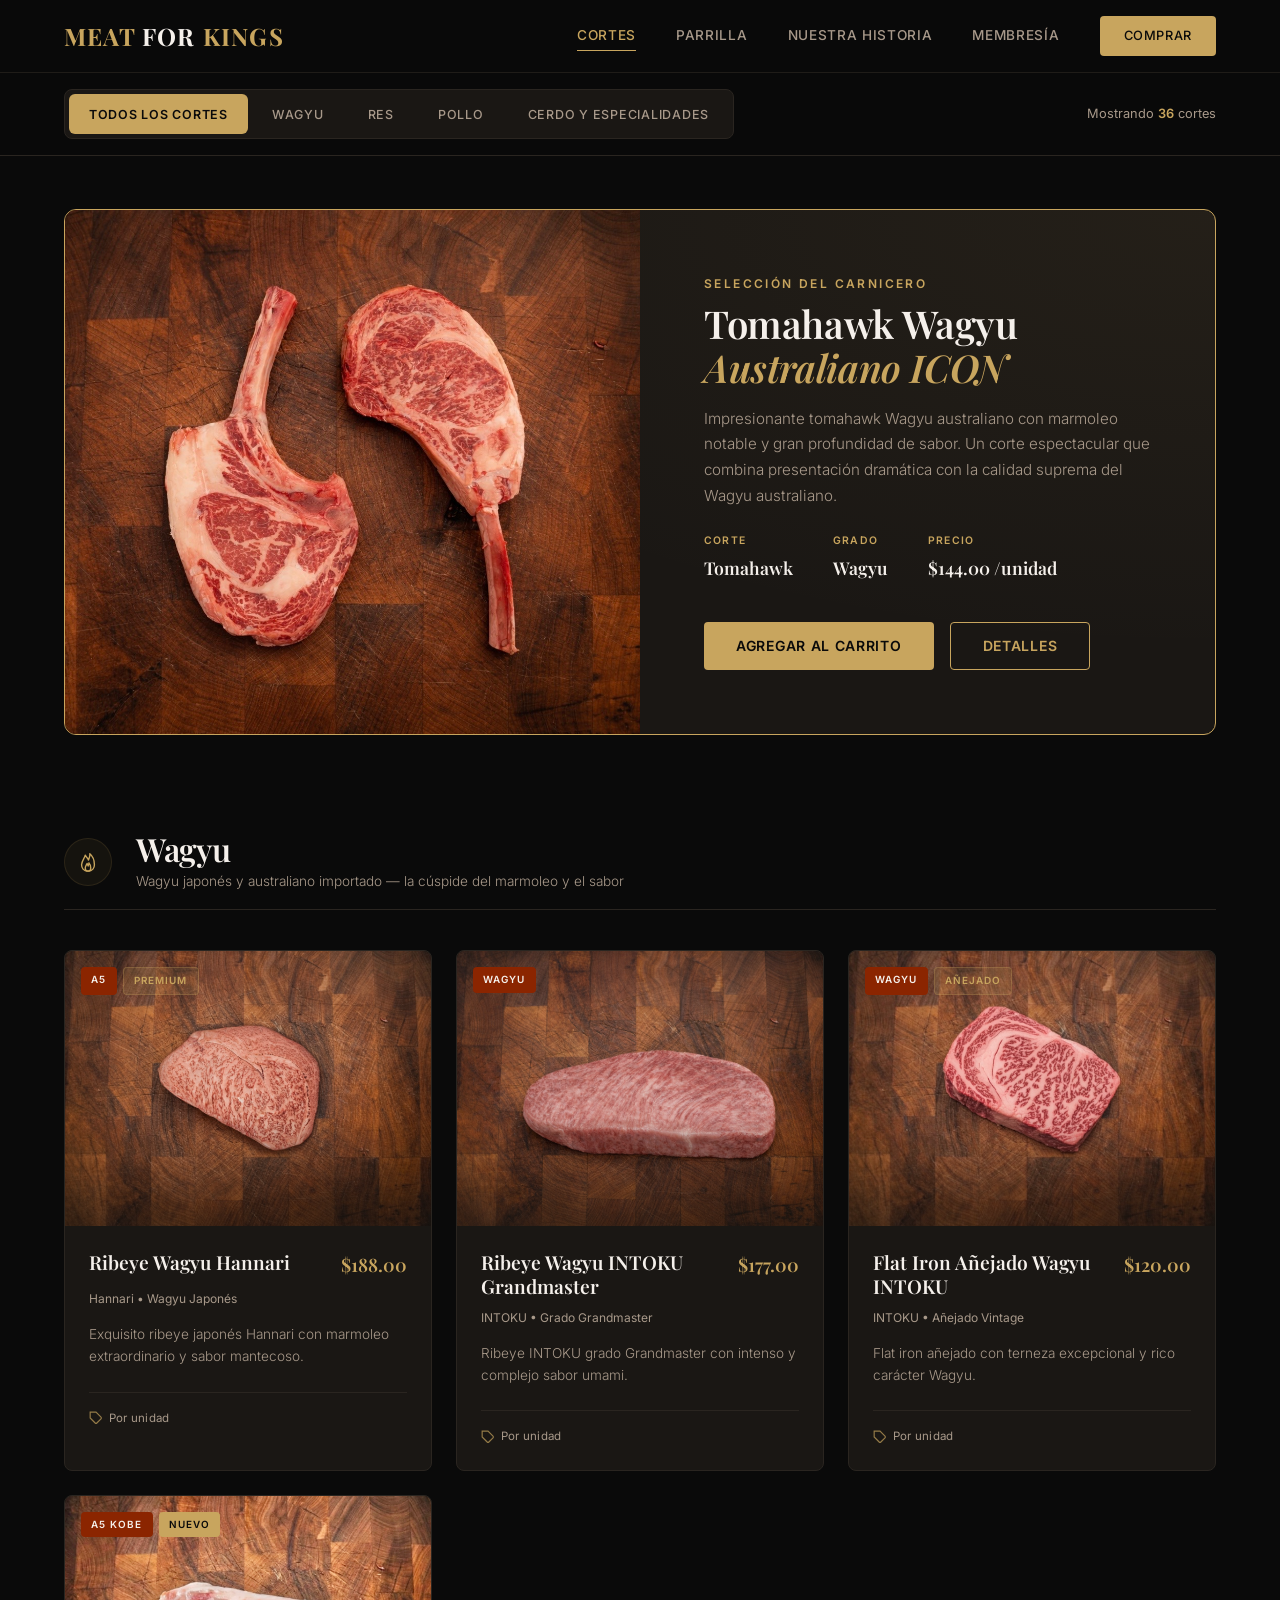
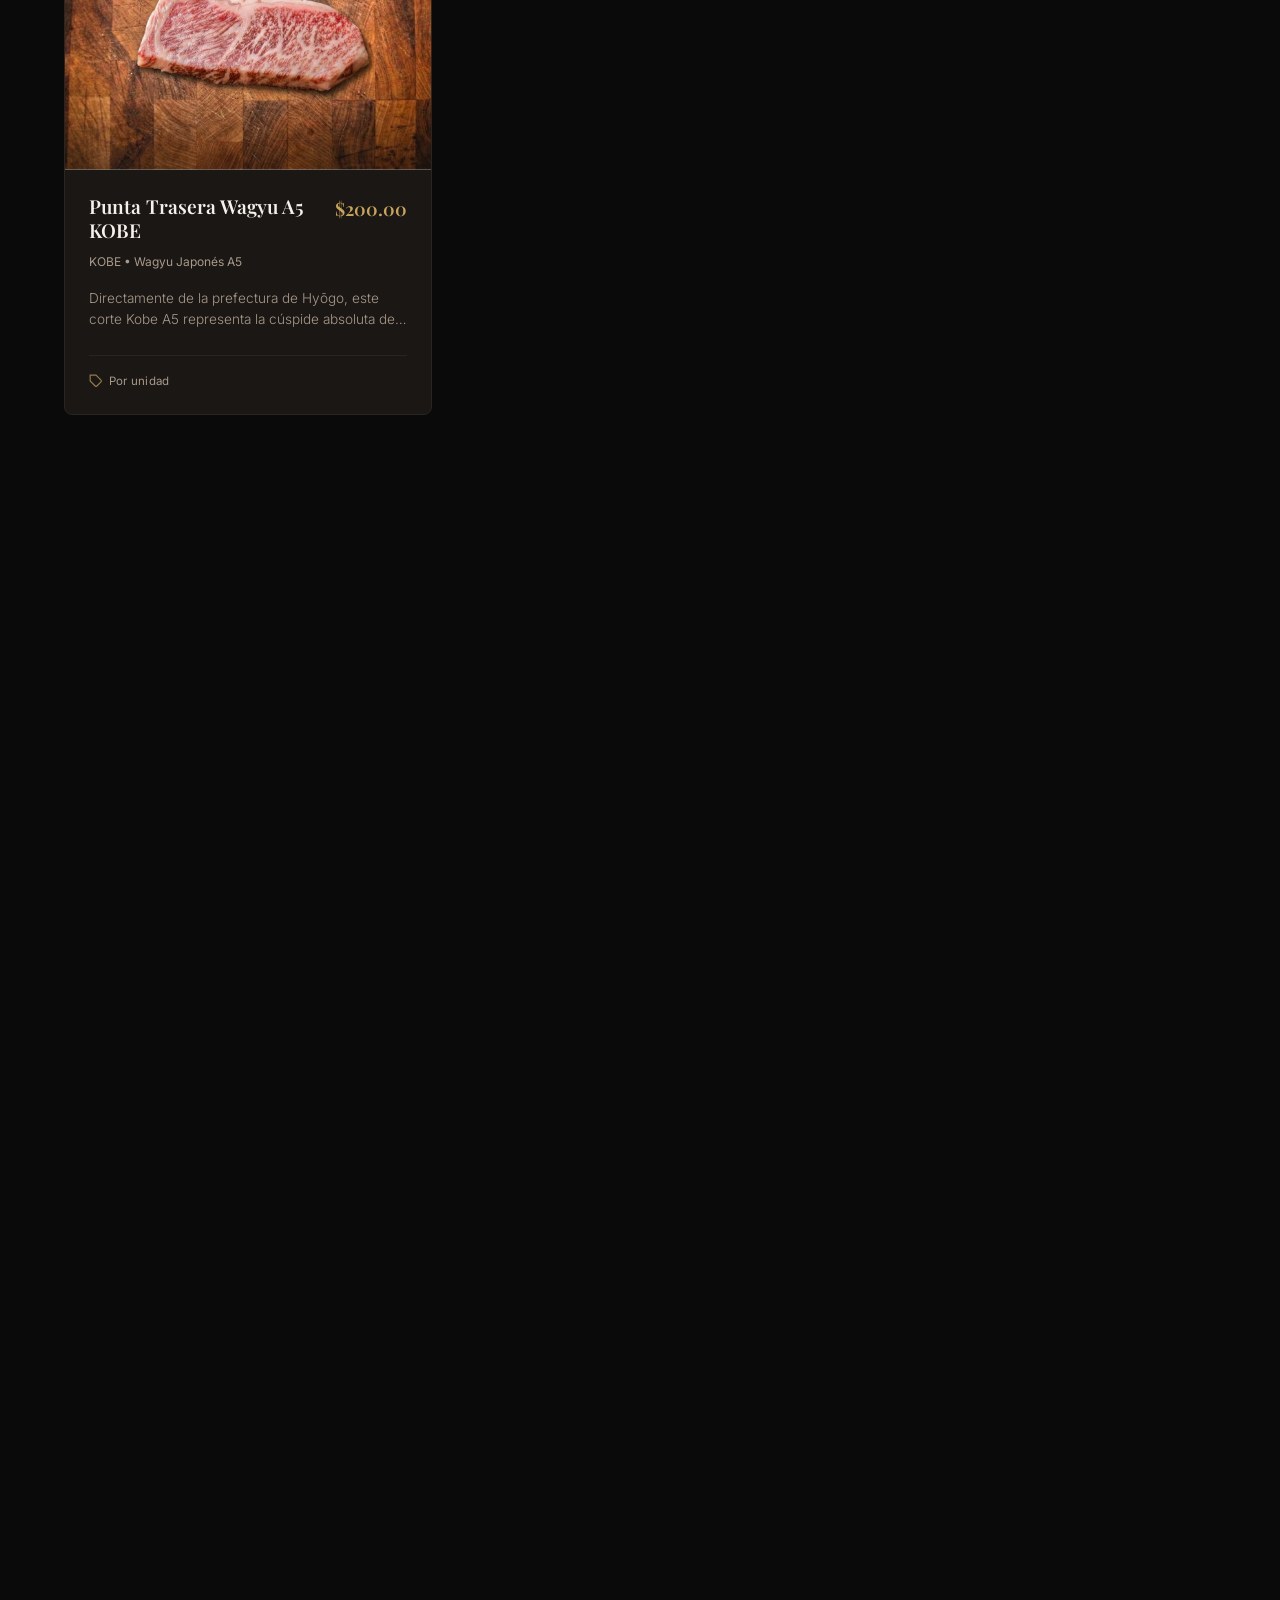
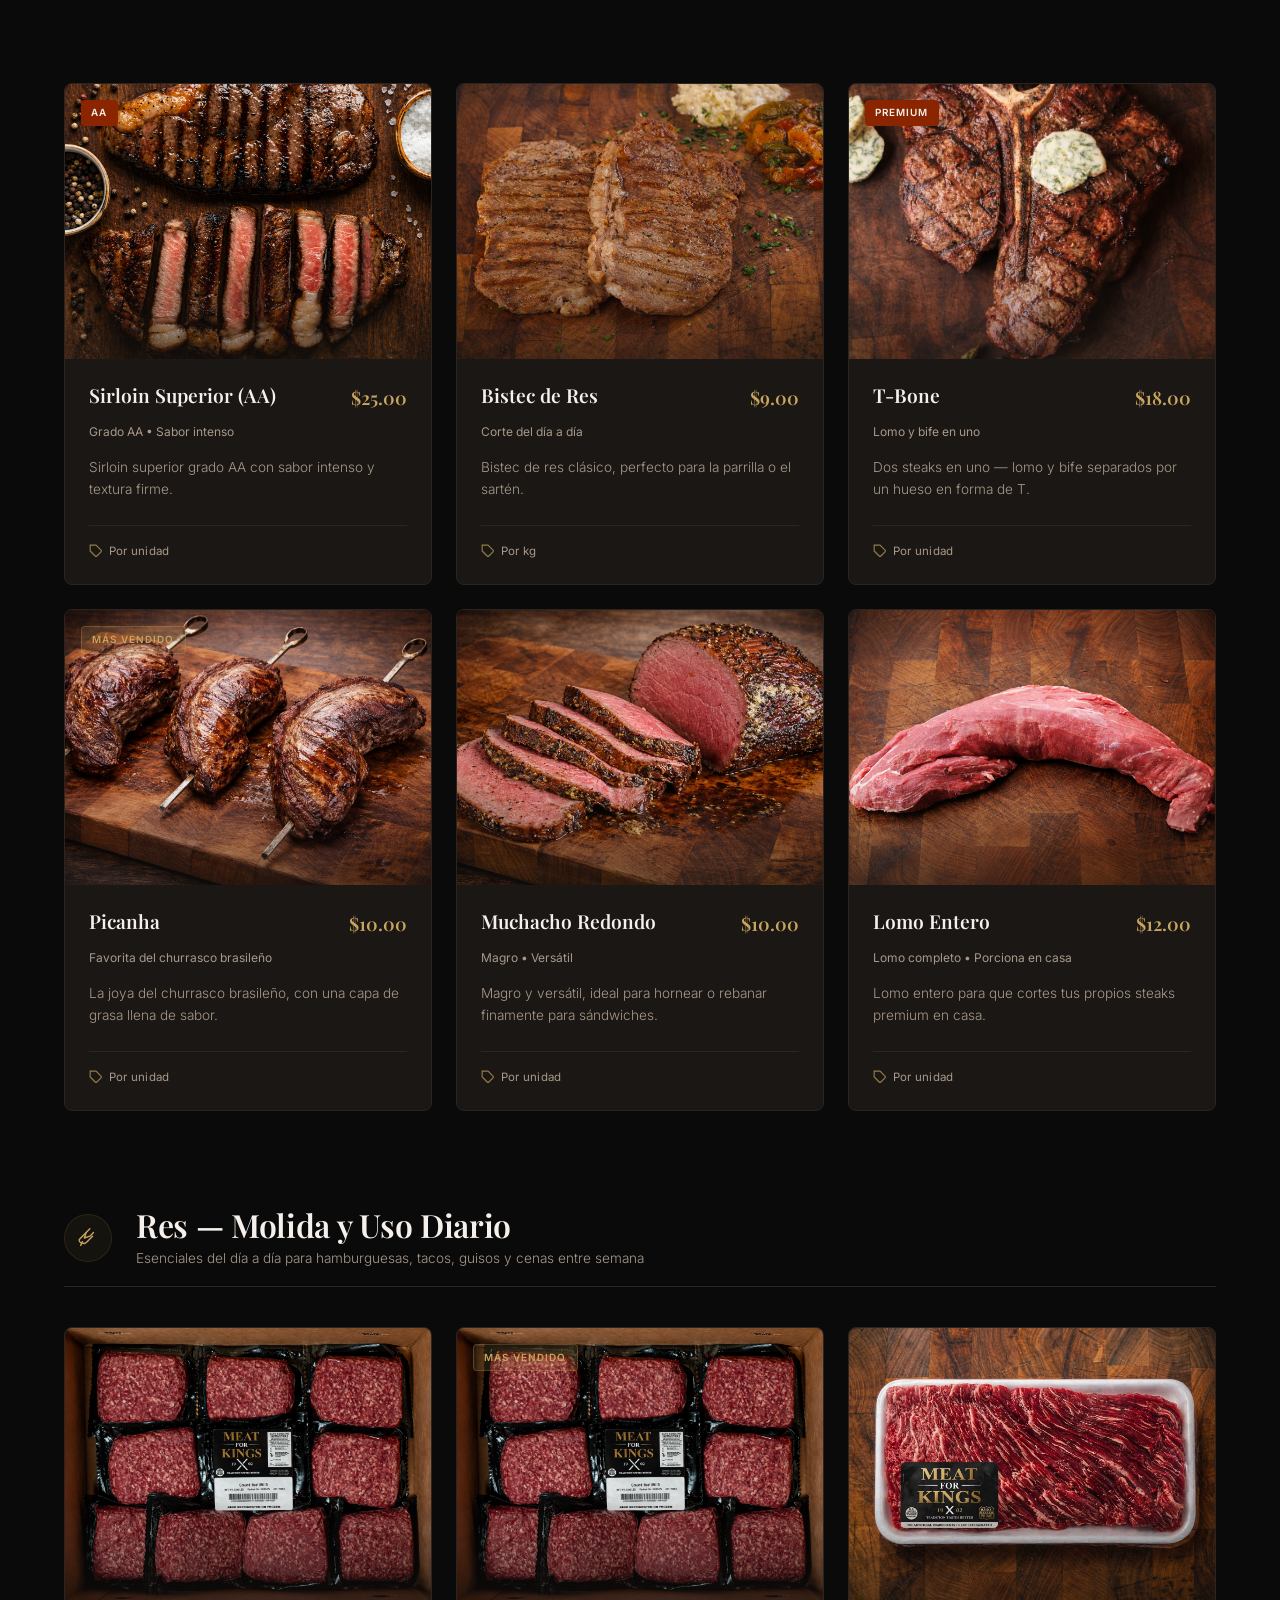
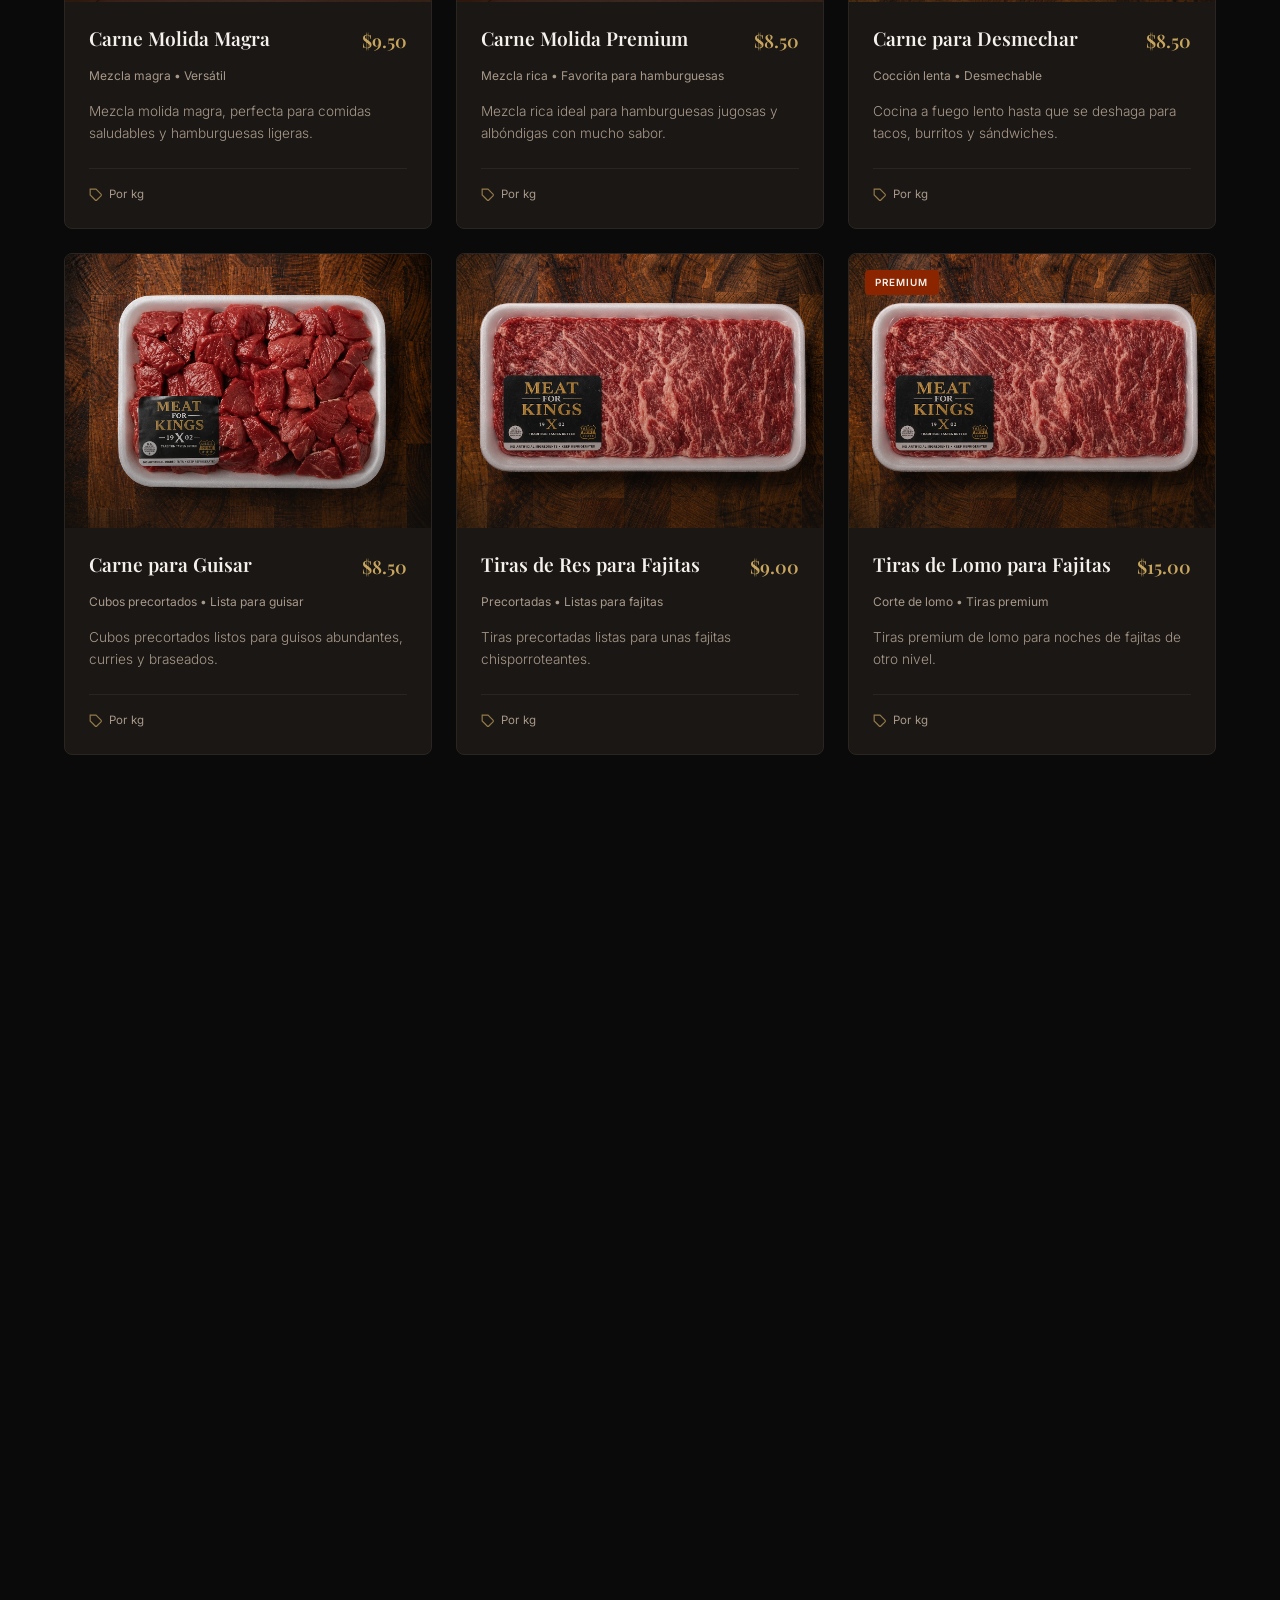
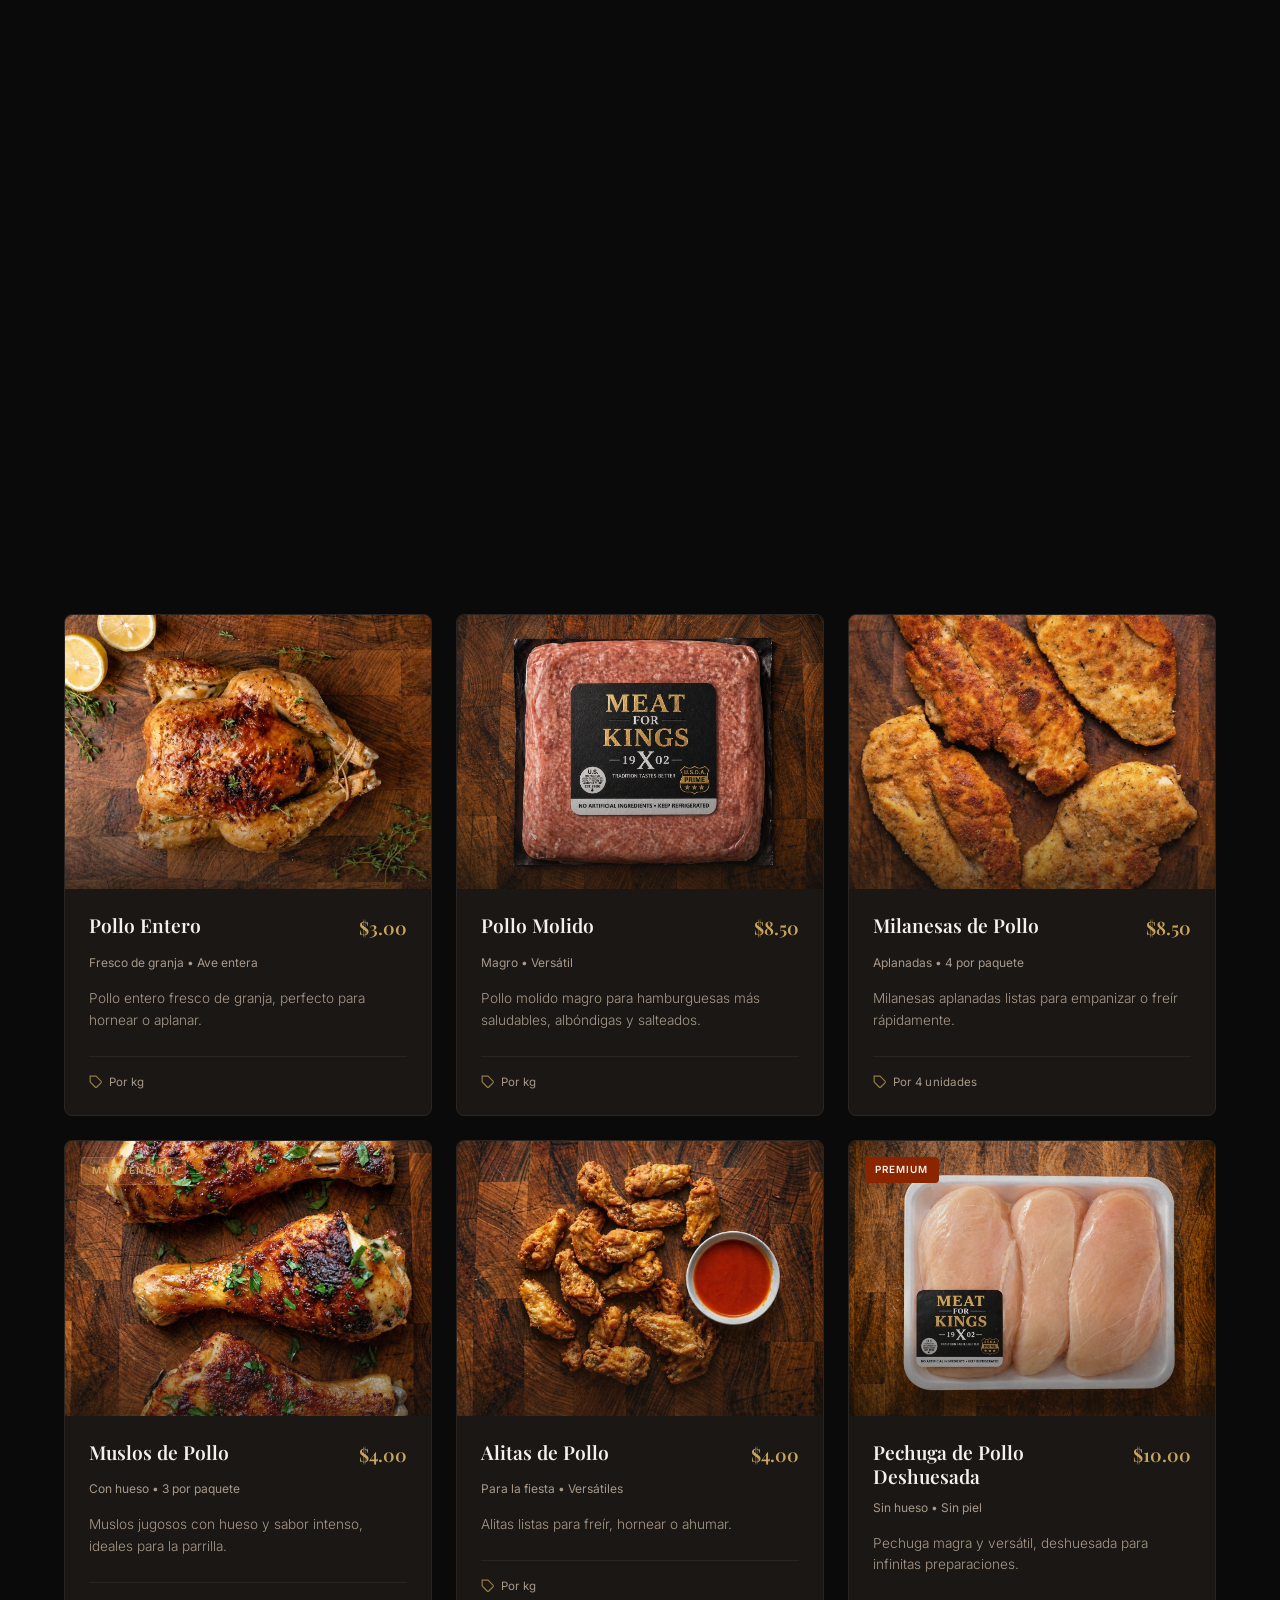
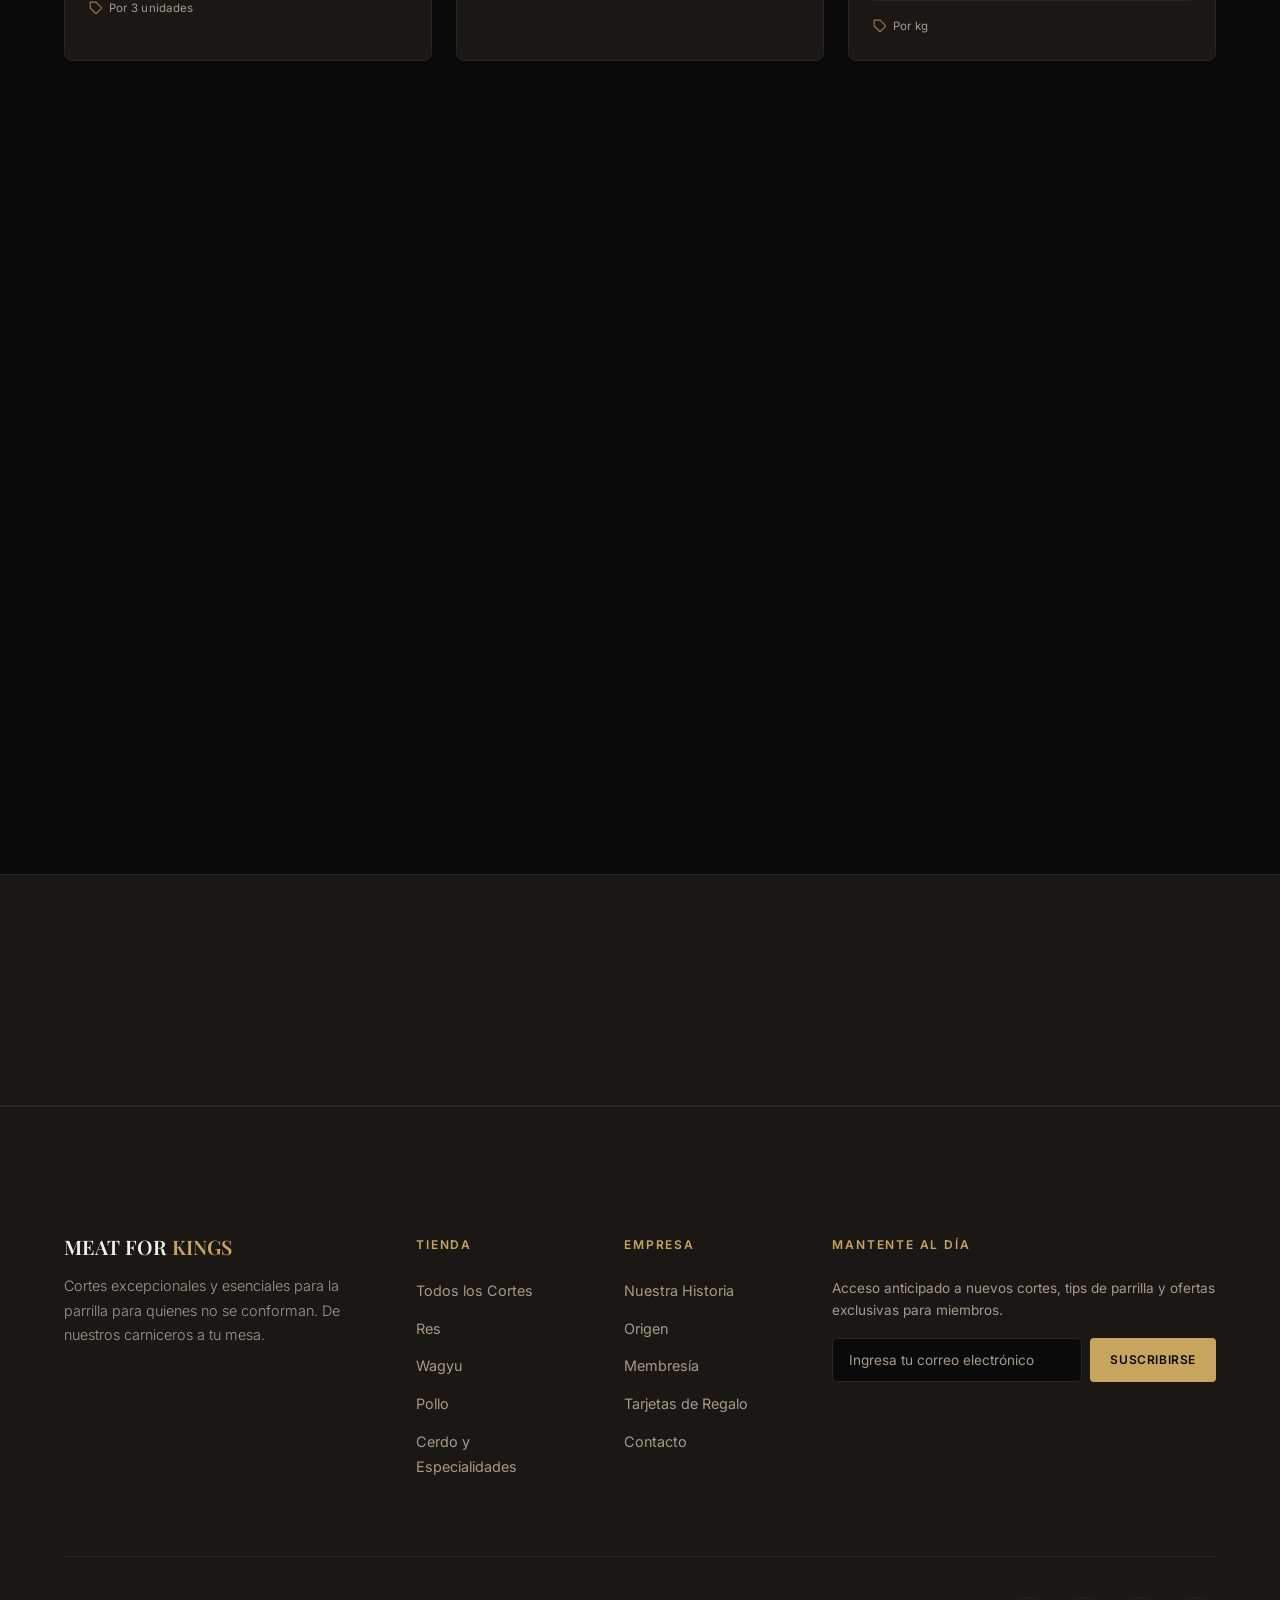
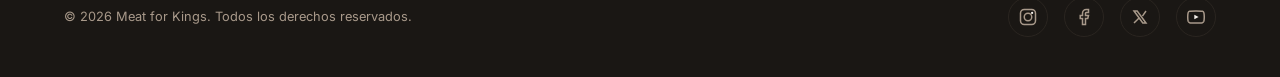
<file: templates/cuts_menu-es.html>
<!DOCTYPE html>
<html lang="es-419">
<head>
  <meta charset="UTF-8">
  <meta name="viewport" content="width=device-width, initial-scale=1.0">
  <title>Meat for Kings — Nuestros Cortes</title>
  <meta name="description" content="Explora nuestra colección completa de cortes USDA Prime, Heritage y Wagyu A5. Seleccionados a mano por nuestros maestros carniceros.">
  <link rel="preconnect" href="https://fonts.googleapis.com">
  <link rel="preconnect" href="https://fonts.gstatic.com" crossorigin>
  <link href="https://fonts.googleapis.com/css2?family=Inter:wght@300;400;500;600&family=Playfair+Display:ital,wght@0,400;0,500;0,600;0,700;1,400;1,500&display=swap" rel="stylesheet">
  <style>
    /* =========================================
       DESIGN TOKENS
       ========================================= */
    :root {
      --bg-primary: #0a0a0a;
      --bg-surface: #1a1714;
      --bg-surface-hover: #221f1a;
      --bg-elevated: #252118;
      --text-primary: #f5f0eb;
      --text-secondary: #a8998a;
      --accent-gold: #c8a55e;
      --accent-gold-hover: #dbb974;
      --accent-ember: #8b2500;
      --accent-ember-soft: rgba(139, 37, 0, 0.15);
      --border-color: #2a2520;
      --border-subtle: #1f1c18;

      --font-heading: 'Playfair Display', Georgia, 'Times New Roman', serif;
      --font-body: 'Inter', -apple-system, BlinkMacSystemFont, 'Segoe UI', sans-serif;

      --space-xs: 0.5rem;
      --space-sm: 1rem;
      --space-md: 1.5rem;
      --space-lg: 2.5rem;
      --space-xl: 4rem;
      --space-2xl: 6rem;
      --space-3xl: 8rem;

      --max-width: 1200px;
      --radius-sm: 4px;
      --radius-md: 8px;
      --radius-lg: 12px;

      --transition-fast: 0.2s ease;
      --transition-base: 0.3s ease;
      --transition-slow: 0.6s ease;
    }

    /* =========================================
       RESET & BASE
       ========================================= */
    *, *::before, *::after {
      margin: 0;
      padding: 0;
      box-sizing: border-box;
    }

    html {
      scroll-behavior: smooth;
      -webkit-text-size-adjust: 100%;
    }

    body {
      font-family: var(--font-body);
      background-color: var(--bg-primary);
      color: var(--text-primary);
      line-height: 1.6;
      overflow-x: hidden;
      -webkit-font-smoothing: antialiased;
      -moz-osx-font-smoothing: grayscale;
    }

    img {
      max-width: 100%;
      height: auto;
      display: block;
    }

    a {
      color: inherit;
      text-decoration: none;
    }

    button {
      font-family: inherit;
      cursor: pointer;
      border: none;
      background: none;
    }

    ul, ol {
      list-style: none;
    }

    /* =========================================
       UTILITY
       ========================================= */
    .container {
      width: 100%;
      max-width: var(--max-width);
      margin: 0 auto;
      padding: 0 var(--space-md);
    }

    .sr-only {
      position: absolute;
      width: 1px;
      height: 1px;
      padding: 0;
      margin: -1px;
      overflow: hidden;
      clip: rect(0, 0, 0, 0);
      white-space: nowrap;
      border: 0;
    }

    .reveal {
      opacity: 0;
      transform: translateY(30px);
      transition: opacity 0.7s ease, transform 0.7s ease;
    }

    .reveal.visible {
      opacity: 1;
      transform: translateY(0);
    }

    .reveal-delay-1 { transition-delay: 0.1s; }
    .reveal-delay-2 { transition-delay: 0.2s; }
    .reveal-delay-3 { transition-delay: 0.3s; }
    .reveal-delay-4 { transition-delay: 0.4s; }

    /* =========================================
       TYPOGRAPHY
       ========================================= */
    h1, h2, h3, h4 {
      font-family: var(--font-heading);
      font-weight: 600;
      line-height: 1.15;
    }

    h1 {
      font-size: clamp(2.5rem, 5vw, 4.5rem);
      letter-spacing: -0.02em;
    }

    h2 {
      font-size: clamp(2rem, 3.5vw, 3rem);
      letter-spacing: -0.01em;
    }

    h3 {
      font-size: clamp(1.25rem, 2vw, 1.5rem);
    }

    .section-label {
      font-family: var(--font-body);
      font-size: 0.75rem;
      font-weight: 600;
      letter-spacing: 0.2em;
      text-transform: uppercase;
      color: var(--accent-gold);
      margin-bottom: var(--space-sm);
    }

    /* =========================================
       BUTTONS
       ========================================= */
    .btn {
      display: inline-flex;
      align-items: center;
      justify-content: center;
      gap: 0.5rem;
      padding: 0.875rem 2rem;
      font-family: var(--font-body);
      font-size: 0.875rem;
      font-weight: 600;
      letter-spacing: 0.05em;
      text-transform: uppercase;
      border-radius: var(--radius-sm);
      transition: all var(--transition-base);
      min-height: 48px;
    }

    .btn-primary {
      background: var(--accent-gold);
      color: var(--bg-primary);
    }

    .btn-primary:hover {
      background: var(--accent-gold-hover);
      transform: translateY(-1px);
      box-shadow: 0 4px 20px rgba(200, 165, 94, 0.3);
    }

    .btn-primary:active {
      transform: translateY(0);
    }

    .btn-outline {
      background: transparent;
      color: var(--accent-gold);
      border: 1.5px solid var(--accent-gold);
    }

    .btn-outline:hover {
      background: rgba(200, 165, 94, 0.1);
      border-color: var(--accent-gold-hover);
      color: var(--accent-gold-hover);
      transform: translateY(-1px);
    }

    .btn-outline:active {
      transform: translateY(0);
    }

    /* =========================================
       NAVIGATION
       ========================================= */
    .nav {
      position: fixed;
      top: 0;
      left: 0;
      right: 0;
      z-index: 1000;
      padding: var(--space-md) 0;
      transition: all var(--transition-base);
      background: rgba(10, 10, 10, 0.95);
      backdrop-filter: blur(12px);
      -webkit-backdrop-filter: blur(12px);
      border-bottom: 1px solid var(--border-subtle);
    }

    .nav.scrolled {
      padding: var(--space-sm) 0;
    }

    .nav-inner {
      display: flex;
      align-items: center;
      justify-content: space-between;
    }

    .nav-logo {
      font-family: var(--font-heading);
      font-size: 1.5rem;
      font-weight: 700;
      color: var(--accent-gold);
      letter-spacing: 0.05em;
    }

    .nav-logo .logo-for {
      color: var(--text-primary);
    }

    .nav-links {
      display: flex;
      align-items: center;
      gap: var(--space-lg);
    }

    .nav-links a {
      font-size: 0.85rem;
      font-weight: 500;
      letter-spacing: 0.05em;
      text-transform: uppercase;
      color: var(--text-secondary);
      transition: color var(--transition-fast);
      position: relative;
    }

    .nav-links a.active {
      color: var(--accent-gold);
    }

    .nav-links a::after {
      content: '';
      position: absolute;
      bottom: -4px;
      left: 0;
      width: 0;
      height: 1px;
      background: var(--accent-gold);
      transition: width var(--transition-base);
    }

    .nav-links a.active::after {
      width: 100%;
    }

    .nav-links a:hover {
      color: var(--text-primary);
    }

    .nav-links a:hover::after {
      width: 100%;
    }

    .nav-links a.nav-cta {
      padding: 0.625rem 1.5rem;
      font-size: 0.8rem;
      min-height: 40px;
      background: var(--accent-gold);
      color: var(--bg-primary);
    }

    .nav-toggle {
      display: none;
      flex-direction: column;
      gap: 5px;
      width: 28px;
      padding: 4px 0;
    }

    .nav-toggle span {
      display: block;
      width: 100%;
      height: 2px;
      background: var(--text-primary);
      border-radius: 2px;
      transition: all var(--transition-base);
    }

    .nav-toggle.active span:nth-child(1) {
      transform: rotate(45deg) translate(5px, 5px);
    }

    .nav-toggle.active span:nth-child(2) {
      opacity: 0;
    }

    .nav-toggle.active span:nth-child(3) {
      transform: rotate(-45deg) translate(5px, -5px);
    }

    @media (max-width: 768px) {
      .nav-toggle {
        display: flex;
      }

      .nav-links {
        position: fixed;
        top: 0;
        right: -100%;
        width: 280px;
        height: 100vh;
        flex-direction: column;
        justify-content: center;
        gap: var(--space-lg);
        background: var(--bg-surface);
        transition: right var(--transition-base);
        border-left: 1px solid var(--border-color);
      }

      .nav-links.open {
        right: 0;
      }

      .nav-links a {
        font-size: 1rem;
      }
    }

    .gold-line {
      width: 60px;
      height: 2px;
      background: var(--accent-gold);
      margin: var(--space-sm) auto;
    }

    /* =========================================
       FILTER BAR
       ========================================= */
    .filter-bar {
      position: fixed;
      top: 0;
      left: 0;
      right: 0;
      z-index: 100;
      background: rgba(10, 10, 10, 0.95);
      backdrop-filter: blur(16px);
      -webkit-backdrop-filter: blur(16px);
      border-bottom: 1px solid var(--border-color);
      padding: 89px 0 var(--space-sm);
    }

    .filter-inner {
      display: flex;
      align-items: center;
      justify-content: space-between;
      gap: var(--space-md);
    }

    .filter-tabs {
      display: flex;
      gap: 0.25rem;
      overflow-x: auto;
      scrollbar-width: none;
      -ms-overflow-style: none;
      padding: 4px;
      background: var(--bg-surface);
      border-radius: var(--radius-md);
      border: 1px solid var(--border-color);
    }

    .filter-tabs::-webkit-scrollbar {
      display: none;
    }

    .filter-tab {
      padding: 0.625rem 1.25rem;
      font-size: 0.78rem;
      font-weight: 500;
      letter-spacing: 0.06em;
      text-transform: uppercase;
      color: var(--text-secondary);
      border-radius: calc(var(--radius-md) - 2px);
      transition: all var(--transition-fast);
      white-space: nowrap;
      min-height: 40px;
    }

    .filter-tab:hover {
      color: var(--text-primary);
      background: var(--bg-surface-hover);
    }

    .filter-tab.active {
      color: var(--bg-primary);
      background: var(--accent-gold);
      font-weight: 600;
    }

    .filter-count {
      font-size: 0.8rem;
      color: var(--text-secondary);
      white-space: nowrap;
    }

    .filter-count strong {
      color: var(--accent-gold);
      font-weight: 600;
    }

    @media (max-width: 768px) {
      .filter-inner {
        flex-direction: column;
        align-items: stretch;
      }

      .filter-count {
        text-align: center;
      }
    }

    /* =========================================
       MENU SECTION
       ========================================= */
    .menu-section {
      padding: var(--space-xl) 0 var(--space-2xl);
      margin-top: 145px;
    }

    /* Category header */
    .category-group {
      margin-bottom: var(--space-2xl);
    }

    .category-group:last-child {
      margin-bottom: 0;
    }

    .category-header {
      display: flex;
      align-items: center;
      gap: var(--space-md);
      margin-bottom: var(--space-lg);
      padding-bottom: var(--space-sm);
      border-bottom: 1px solid var(--border-color);
    }

    .category-icon {
      width: 48px;
      height: 48px;
      display: flex;
      align-items: center;
      justify-content: center;
      border-radius: 50%;
      background: rgba(200, 165, 94, 0.06);
      border: 1px solid rgba(200, 165, 94, 0.12);
      flex-shrink: 0;
    }

    .category-icon svg {
      width: 22px;
      height: 22px;
      stroke: var(--accent-gold);
      fill: none;
      stroke-width: 1.5;
      stroke-linecap: round;
      stroke-linejoin: round;
    }

    .category-info h2 {
      font-size: clamp(1.5rem, 2.5vw, 2rem);
      margin-bottom: 0.25rem;
    }

    .category-info p {
      color: var(--text-secondary);
      font-size: 0.85rem;
      font-weight: 300;
    }

    /* =========================================
       PRODUCT CARDS
       ========================================= */
    .cuts-grid {
      display: grid;
      grid-template-columns: repeat(3, 1fr);
      gap: var(--space-md);
    }

    .cut-card {
      position: relative;
      background: var(--bg-surface);
      border: 1px solid var(--border-color);
      border-radius: var(--radius-md);
      overflow: hidden;
      transition: all var(--transition-base);
    }

    .cut-card:hover {
      border-color: rgba(200, 165, 94, 0.4);
      transform: translateY(-4px);
      box-shadow: 0 16px 48px rgba(0, 0, 0, 0.35), 0 0 0 1px rgba(200, 165, 94, 0.08);
    }

    /* Image area */
    .cut-card-visual {
      position: relative;
      aspect-ratio: 4 / 3;
      overflow: hidden;
      background: #111;
    }

    .cut-card-visual img {
      width: 100%;
      height: 100%;
      object-fit: cover;
      transition: transform var(--transition-slow);
    }

    .cut-card:hover .cut-card-visual img {
      transform: scale(1.06);
    }

    .cut-card-visual::after {
      content: '';
      position: absolute;
      inset: 0;
      background: linear-gradient(
        to top,
        rgba(26, 23, 20, 0.5) 0%,
        transparent 40%
      );
      pointer-events: none;
    }

    /* Badges */
    .cut-badge {
      position: absolute;
      top: var(--space-sm);
      left: var(--space-sm);
      z-index: 2;
      display: flex;
      gap: 0.375rem;
    }

    .badge {
      padding: 0.3rem 0.65rem;
      font-size: 0.62rem;
      font-weight: 600;
      letter-spacing: 0.1em;
      text-transform: uppercase;
      border-radius: var(--radius-sm);
    }

    .badge-grade {
      background: var(--accent-ember);
      color: var(--text-primary);
    }

    .badge-new {
      background: var(--accent-gold);
      color: var(--bg-primary);
    }

    .badge-limited {
      background: rgba(200, 165, 94, 0.15);
      color: var(--accent-gold);
      border: 1px solid rgba(200, 165, 94, 0.25);
    }

    /* Quick add button on image */
    .cut-quick-add {
      position: absolute;
      bottom: var(--space-sm);
      right: var(--space-sm);
      z-index: 2;
      width: 44px;
      height: 44px;
      display: flex;
      align-items: center;
      justify-content: center;
      background: var(--accent-gold);
      border-radius: 50%;
      opacity: 0;
      transform: scale(0.8) translateY(4px);
      transition: all var(--transition-base);
    }

    .cut-quick-add svg {
      width: 20px;
      height: 20px;
      stroke: var(--bg-primary);
      fill: none;
      stroke-width: 2.5;
    }

    .cut-card:hover .cut-quick-add {
      opacity: 1;
      transform: scale(1) translateY(0);
    }

    .cut-quick-add:hover {
      background: var(--accent-gold-hover);
      transform: scale(1.08) translateY(0);
    }

    /* Card body */
    .cut-card-body {
      padding: var(--space-md);
    }

    .cut-card-top {
      display: flex;
      align-items: flex-start;
      justify-content: space-between;
      gap: var(--space-sm);
      margin-bottom: 0.625rem;
    }

    .cut-card-name {
      font-family: var(--font-heading);
      font-size: 1.2rem;
      font-weight: 600;
      line-height: 1.25;
    }

    .cut-card-price {
      font-family: var(--font-heading);
      font-size: 1.15rem;
      color: var(--accent-gold);
      font-weight: 600;
      white-space: nowrap;
      flex-shrink: 0;
    }

    .cut-card-origin {
      font-size: 0.75rem;
      color: var(--text-secondary);
      font-weight: 400;
      margin-bottom: var(--space-sm);
    }

    .cut-card-desc {
      font-size: 0.85rem;
      color: var(--text-secondary);
      line-height: 1.6;
      font-weight: 300;
      margin-bottom: var(--space-md);
      display: -webkit-box;
      -webkit-line-clamp: 2;
      -webkit-box-orient: vertical;
      overflow: hidden;
    }

    /* Meta row (weight, serving, cook) */
    .cut-card-meta {
      display: flex;
      gap: var(--space-sm);
      flex-wrap: wrap;
      padding-top: var(--space-sm);
      border-top: 1px solid var(--border-color);
    }

    .meta-item {
      display: flex;
      align-items: center;
      gap: 0.375rem;
      font-size: 0.72rem;
      color: var(--text-secondary);
      letter-spacing: 0.02em;
    }

    .meta-item svg {
      width: 14px;
      height: 14px;
      stroke: var(--accent-gold);
      fill: none;
      stroke-width: 2;
      flex-shrink: 0;
      opacity: 0.7;
    }

    @media (max-width: 1024px) {
      .cuts-grid {
        grid-template-columns: repeat(2, 1fr);
      }
    }

    @media (max-width: 580px) {
      .cuts-grid {
        grid-template-columns: 1fr;
      }
    }

    /* =========================================
       FEATURED / BUTCHER'S CHOICE BANNER
       ========================================= */
    .butcher-choice {
      margin-bottom: var(--space-2xl);
    }

    .butcher-card {
      display: grid;
      grid-template-columns: 1fr 1fr;
      border-radius: var(--radius-lg);
      overflow: hidden;
      border: 1px solid var(--accent-gold);
      background: var(--bg-surface);
      position: relative;
    }

    .butcher-card::before {
      content: '';
      position: absolute;
      inset: 0;
      background: radial-gradient(ellipse at top right, rgba(200, 165, 94, 0.06) 0%, transparent 60%);
      pointer-events: none;
      z-index: 1;
    }

    .butcher-card-img {
      position: relative;
      min-height: 400px;
      overflow: hidden;
    }

    .butcher-card-img img {
      width: 100%;
      height: 100%;
      object-fit: cover;
      position: absolute;
      inset: 0;
    }

    .butcher-card-content {
      position: relative;
      z-index: 2;
      padding: var(--space-xl);
      display: flex;
      flex-direction: column;
      justify-content: center;
    }

    .butcher-card-content .section-label {
      margin-bottom: var(--space-xs);
    }

    .butcher-card-content h2 {
      font-size: clamp(1.75rem, 3vw, 2.5rem);
      margin-bottom: var(--space-sm);
    }

    .butcher-card-content h2 em {
      color: var(--accent-gold);
      font-style: italic;
    }

    .butcher-card-content .desc {
      color: var(--text-secondary);
      font-size: 0.95rem;
      line-height: 1.7;
      font-weight: 300;
      margin-bottom: var(--space-md);
    }

    .butcher-card-details {
      display: flex;
      gap: var(--space-lg);
      margin-bottom: var(--space-lg);
    }

    .butcher-detail {
      display: flex;
      flex-direction: column;
    }

    .butcher-detail-label {
      font-size: 0.65rem;
      font-weight: 600;
      letter-spacing: 0.12em;
      text-transform: uppercase;
      color: var(--accent-gold);
      margin-bottom: 0.25rem;
    }

    .butcher-detail-value {
      font-family: var(--font-heading);
      font-size: 1.1rem;
      font-weight: 600;
    }

    .butcher-card-actions {
      display: flex;
      gap: var(--space-sm);
    }

    @media (max-width: 768px) {
      .butcher-card {
        grid-template-columns: 1fr;
      }

      .butcher-card-img {
        min-height: 280px;
      }

      .butcher-card-content {
        padding: var(--space-lg) var(--space-md);
      }

      .butcher-card-details {
        gap: var(--space-md);
      }
    }

    /* =========================================
       HOW IT WORKS STRIP
       ========================================= */
    .process-strip {
      background: var(--bg-surface);
      border-top: 1px solid var(--border-color);
      border-bottom: 1px solid var(--border-color);
      padding: var(--space-xl) 0;
    }

    .process-grid {
      display: grid;
      grid-template-columns: repeat(4, 1fr);
      gap: var(--space-lg);
    }

    .process-step {
      text-align: center;
      position: relative;
    }

    .process-step:not(:last-child)::after {
      content: '';
      position: absolute;
      right: -20px;
      top: 28px;
      width: 40px;
      height: 1px;
      background: linear-gradient(90deg, var(--accent-gold), transparent);
      opacity: 0.3;
    }

    .process-number {
      font-family: var(--font-heading);
      font-size: 2rem;
      font-weight: 700;
      color: var(--accent-gold);
      opacity: 0.25;
      margin-bottom: 0.5rem;
      line-height: 1;
    }

    .process-step h4 {
      font-size: 0.95rem;
      margin-bottom: 0.375rem;
    }

    .process-step p {
      font-size: 0.8rem;
      color: var(--text-secondary);
      font-weight: 300;
      line-height: 1.5;
    }

    @media (max-width: 768px) {
      .process-grid {
        grid-template-columns: repeat(2, 1fr);
        gap: var(--space-md);
      }

      .process-step:not(:last-child)::after {
        display: none;
      }
    }

    @media (max-width: 480px) {
      .process-grid {
        grid-template-columns: 1fr 1fr;
      }
    }

    /* =========================================
       FOOTER
       ========================================= */
    .footer {
      background: var(--bg-surface);
      border-top: 1px solid var(--border-color);
      padding: var(--space-3xl) 0 var(--space-lg);
    }

    .footer-grid {
      display: grid;
      grid-template-columns: 2fr 1fr 1fr 1.5fr;
      gap: var(--space-xl);
      margin-bottom: var(--space-xl);
    }

    .footer-brand h4 {
      font-size: 1.25rem;
      margin-bottom: var(--space-sm);
    }

    .footer-brand h4 span {
      color: var(--accent-gold);
    }

    .footer-brand p {
      color: var(--text-secondary);
      font-size: 0.9rem;
      line-height: 1.7;
      font-weight: 300;
      max-width: 300px;
    }

    .footer-col h5 {
      font-family: var(--font-body);
      font-size: 0.75rem;
      font-weight: 600;
      letter-spacing: 0.15em;
      text-transform: uppercase;
      color: var(--accent-gold);
      margin-bottom: var(--space-md);
    }

    .footer-col ul li {
      margin-bottom: 0.75rem;
    }

    .footer-col ul li a {
      color: var(--text-secondary);
      font-size: 0.9rem;
      transition: color var(--transition-fast);
    }

    .footer-col ul li a:hover {
      color: var(--text-primary);
    }

    .footer-newsletter p {
      color: var(--text-secondary);
      font-size: 0.85rem;
      margin-bottom: var(--space-sm);
      line-height: 1.6;
    }

    .newsletter-form {
      display: flex;
      gap: 0.5rem;
    }

    .newsletter-form input {
      flex: 1;
      padding: 0.75rem 1rem;
      background: var(--bg-primary);
      border: 1px solid var(--border-color);
      border-radius: var(--radius-sm);
      color: var(--text-primary);
      font-family: var(--font-body);
      font-size: 0.85rem;
      transition: border-color var(--transition-fast);
      min-height: 44px;
    }

    .newsletter-form input::placeholder {
      color: var(--text-secondary);
    }

    .newsletter-form input:focus {
      outline: none;
      border-color: var(--accent-gold);
    }

    .newsletter-form button {
      padding: 0.75rem 1.25rem;
      font-size: 0.75rem;
      white-space: nowrap;
      min-height: 44px;
    }

    .footer-bottom {
      display: flex;
      align-items: center;
      justify-content: space-between;
      padding-top: var(--space-lg);
      border-top: 1px solid var(--border-color);
      flex-wrap: wrap;
      gap: var(--space-sm);
    }

    .footer-copy {
      font-size: 0.8rem;
      color: var(--text-secondary);
    }

    .footer-socials {
      display: flex;
      gap: var(--space-sm);
    }

    .footer-socials a {
      display: flex;
      align-items: center;
      justify-content: center;
      width: 40px;
      height: 40px;
      border-radius: 50%;
      border: 1px solid var(--border-color);
      transition: all var(--transition-fast);
    }

    .footer-socials a:hover {
      border-color: var(--accent-gold);
      background: rgba(200, 165, 94, 0.1);
    }

    .footer-socials a svg {
      width: 18px;
      height: 18px;
      stroke: var(--text-secondary);
      fill: none;
      stroke-width: 2;
      transition: stroke var(--transition-fast);
    }

    .footer-socials a:hover svg {
      stroke: var(--accent-gold);
    }

    @media (max-width: 768px) {
      .footer-grid {
        grid-template-columns: 1fr 1fr;
        gap: var(--space-lg);
      }

      .footer-brand {
        grid-column: 1 / -1;
      }

      .footer-newsletter {
        grid-column: 1 / -1;
      }

      .newsletter-form {
        flex-direction: column;
      }

      .footer-bottom {
        flex-direction: column;
        text-align: center;
      }
    }
  </style>
</head>
<body>

  <!-- ============ NAVIGATION ============ -->
  <nav class="nav scrolled" role="navigation" aria-label="Navegación principal">
    <div class="container nav-inner">
      <a href="/" class="nav-logo" aria-label="Meat for Kings Inicio">MEAT <span class="logo-for">FOR</span> KINGS</a>
      <div class="nav-links" id="navLinks">
        <a href="/cortes" class="active">Cortes</a>
        <a href="/catalog">Parrilla</a>
        <a href="/#story">Nuestra Historia</a>
        <a href="/#membership">Membresía</a>
        <a href="/catalog" class="btn btn-primary nav-cta">Comprar</a>
      </div>
      <button class="nav-toggle" id="navToggle" aria-label="Abrir menú de navegación" aria-expanded="false">
        <span></span>
        <span></span>
        <span></span>
      </button>
    </div>
  </nav>

  <!-- ============ FILTER BAR ============ -->
  <div class="filter-bar" id="filterBar">
    <div class="container filter-inner">
      <div class="filter-tabs" role="tablist" aria-label="Filtrar por categoría">
        <button class="filter-tab active" role="tab" aria-selected="true" data-filter="all">Todos los Cortes</button>
        <button class="filter-tab" role="tab" aria-selected="false" data-filter="wagyu">Wagyu</button>
        <button class="filter-tab" role="tab" aria-selected="false" data-filter="beef">Res</button>
        <button class="filter-tab" role="tab" aria-selected="false" data-filter="chicken">Pollo</button>
        <button class="filter-tab" role="tab" aria-selected="false" data-filter="pork">Cerdo y Especialidades</button>
      </div>
      <div class="filter-count">
        Mostrando <strong id="visibleCount">46</strong> cortes
      </div>
    </div>
  </div>

  <!-- ============ BUTCHER'S CHOICE ============ -->
  <main class="menu-section">
    <div class="container">

      <div class="butcher-choice reveal" data-category="wagyu">
        <div class="butcher-card">
          <div class="butcher-card-img">
            <img src="/static/images/tomahawks_wagyu.jpg" alt="Tomahawk Wagyu Australiano ICON con marmoleo notable" loading="eager">
          </div>
          <div class="butcher-card-content">
            <p class="section-label">Selección del Carnicero</p>
            <h2>Tomahawk Wagyu <em>Australiano ICON</em></h2>
            <p class="desc">Impresionante tomahawk Wagyu australiano con marmoleo notable y gran profundidad de sabor. Un corte espectacular que combina presentación dramática con la calidad suprema del Wagyu australiano.</p>
            <div class="butcher-card-details">
              <div class="butcher-detail">
                <span class="butcher-detail-label">Corte</span>
                <span class="butcher-detail-value">Tomahawk</span>
              </div>
              <div class="butcher-detail">
                <span class="butcher-detail-label">Grado</span>
                <span class="butcher-detail-value">Wagyu</span>
              </div>
              <div class="butcher-detail">
                <span class="butcher-detail-label">Precio</span>
                <span class="butcher-detail-value">$144.00 /unidad</span>
              </div>
            </div>
            <div class="butcher-card-actions">
              <button class="btn btn-primary">Agregar al Carrito</button>
              <button class="btn btn-outline">Detalles</button>
            </div>
          </div>
        </div>
      </div>

      <!-- ============ WAGYU ============ -->
      <div class="category-group" data-category="wagyu">
        <div class="category-header reveal">
          <div class="category-icon">
            <svg viewBox="0 0 24 24"><path d="M12 22c-4.97 0-7-3.58-7-7 0-4 3.5-7.5 4-10.5 1 2.5 3 3 3.5 5.5C13 8 14.5 6 14 3c3 2.5 5 6.5 5 12 0 3.42-2.03 7-7 7z"/><path d="M12 22c-1.66 0-3-1.5-3-3.5 0-2 1.5-3.5 2-5 .33 1.17 1 1.67 1.17 2.83C12.33 15 13.17 14 13 13c1 1 2 2.67 2 5.5 0 2-1.34 3.5-3 3.5z"/></svg>
          </div>
          <div class="category-info">
            <h2>Wagyu</h2>
            <p>Wagyu japonés y australiano importado — la cúspide del marmoleo y el sabor</p>
          </div>
        </div>

        <div class="cuts-grid">
          <article class="cut-card reveal" data-category="wagyu">
            <div class="cut-card-visual">
              <img src="/static/images/wagyu_ribeye_steak.PNG" alt="Ribeye Wagyu Hannari" loading="lazy">
              <div class="cut-badge">
                <span class="badge badge-grade">A5</span>
                <span class="badge badge-limited">Premium</span>
              </div>
              <button class="cut-quick-add" aria-label="Agregar al carrito">
                <svg viewBox="0 0 24 24"><line x1="12" y1="5" x2="12" y2="19"/><line x1="5" y1="12" x2="19" y2="12"/></svg>
              </button>
            </div>
            <div class="cut-card-body">
              <div class="cut-card-top">
                <h3 class="cut-card-name">Ribeye Wagyu Hannari</h3>
                <span class="cut-card-price">$188.00</span>
              </div>
              <p class="cut-card-origin">Hannari &bull; Wagyu Japonés</p>
              <p class="cut-card-desc">Exquisito ribeye japonés Hannari con marmoleo extraordinario y sabor mantecoso.</p>
              <div class="cut-card-meta">
                <div class="meta-item">
                  <svg viewBox="0 0 24 24"><path d="M20.59 13.41l-7.17 7.17a2 2 0 0 1-2.83 0L2 12V2h10l8.59 8.59a2 2 0 0 1 0 2.82z"/><line x1="7" y1="7" x2="7.01" y2="7"/></svg>
                  <span>Por unidad</span>
                </div>
              </div>
            </div>
          </article>

          <article class="cut-card reveal reveal-delay-1" data-category="wagyu">
            <div class="cut-card-visual">
              <img src="/static/images/ribeye_wagyu_intoku.PNG" alt="Ribeye Wagyu INTOKU Grandmaster" loading="lazy">
              <div class="cut-badge">
                <span class="badge badge-grade">Wagyu</span>
              </div>
              <button class="cut-quick-add" aria-label="Agregar al carrito">
                <svg viewBox="0 0 24 24"><line x1="12" y1="5" x2="12" y2="19"/><line x1="5" y1="12" x2="19" y2="12"/></svg>
              </button>
            </div>
            <div class="cut-card-body">
              <div class="cut-card-top">
                <h3 class="cut-card-name">Ribeye Wagyu INTOKU Grandmaster</h3>
                <span class="cut-card-price">$177.00</span>
              </div>
              <p class="cut-card-origin">INTOKU &bull; Grado Grandmaster</p>
              <p class="cut-card-desc">Ribeye INTOKU grado Grandmaster con intenso y complejo sabor umami.</p>
              <div class="cut-card-meta">
                <div class="meta-item">
                  <svg viewBox="0 0 24 24"><path d="M20.59 13.41l-7.17 7.17a2 2 0 0 1-2.83 0L2 12V2h10l8.59 8.59a2 2 0 0 1 0 2.82z"/><line x1="7" y1="7" x2="7.01" y2="7"/></svg>
                  <span>Por unidad</span>
                </div>
              </div>
            </div>
          </article>

          <article class="cut-card reveal reveal-delay-2" data-category="wagyu">
            <div class="cut-card-visual">
              <img src="/static/images/Hannari_Wagyu_Chuck_Flap_A5.JPG" alt="Flat Iron Añejado Wagyu INTOKU" loading="lazy">
              <div class="cut-badge">
                <span class="badge badge-grade">Wagyu</span>
                <span class="badge badge-limited">Añejado</span>
              </div>
              <button class="cut-quick-add" aria-label="Agregar al carrito">
                <svg viewBox="0 0 24 24"><line x1="12" y1="5" x2="12" y2="19"/><line x1="5" y1="12" x2="19" y2="12"/></svg>
              </button>
            </div>
            <div class="cut-card-body">
              <div class="cut-card-top">
                <h3 class="cut-card-name">Flat Iron Añejado Wagyu INTOKU</h3>
                <span class="cut-card-price">$120.00</span>
              </div>
              <p class="cut-card-origin">INTOKU &bull; Añejado Vintage</p>
              <p class="cut-card-desc">Flat iron añejado con terneza excepcional y rico carácter Wagyu.</p>
              <div class="cut-card-meta">
                <div class="meta-item">
                  <svg viewBox="0 0 24 24"><path d="M20.59 13.41l-7.17 7.17a2 2 0 0 1-2.83 0L2 12V2h10l8.59 8.59a2 2 0 0 1 0 2.82z"/><line x1="7" y1="7" x2="7.01" y2="7"/></svg>
                  <span>Por unidad</span>
                </div>
              </div>
            </div>
          </article>

          <article class="cut-card reveal" data-category="wagyu">
            <div class="cut-card-visual">
              <img src="/static/images/A5_Wagyu_Beef_Striploin_Steak.jpg" alt="Punta Trasera Wagyu A5 KOBE" loading="lazy">
              <div class="cut-badge">
                <span class="badge badge-grade">A5 KOBE</span>
                <span class="badge badge-new">Nuevo</span>
              </div>
              <button class="cut-quick-add" aria-label="Agregar al carrito">
                <svg viewBox="0 0 24 24"><line x1="12" y1="5" x2="12" y2="19"/><line x1="5" y1="12" x2="19" y2="12"/></svg>
              </button>
            </div>
            <div class="cut-card-body">
              <div class="cut-card-top">
                <h3 class="cut-card-name">Punta Trasera Wagyu A5 KOBE</h3>
                <span class="cut-card-price">$200.00</span>
              </div>
              <p class="cut-card-origin">KOBE &bull; Wagyu Japonés A5</p>
              <p class="cut-card-desc">Directamente de la prefectura de Hyōgo, este corte Kobe A5 representa la cúspide absoluta del wagyu japonés.</p>
              <div class="cut-card-meta">
                <div class="meta-item">
                  <svg viewBox="0 0 24 24"><path d="M20.59 13.41l-7.17 7.17a2 2 0 0 1-2.83 0L2 12V2h10l8.59 8.59a2 2 0 0 1 0 2.82z"/><line x1="7" y1="7" x2="7.01" y2="7"/></svg>
                  <span>Por unidad</span>
                </div>
              </div>
            </div>
          </article>
        </div>
      </div>

      <!-- ============ BEEF — STEAKS ============ -->
      <div class="category-group" data-category="beef">
        <div class="category-header reveal">
          <div class="category-icon">
            <svg viewBox="0 0 24 24"><path d="M14 2l-4 4-2 6 6-2 4-4"/><path d="M10 6L3 13c-1 1-1 3 1 4l4 1c1 0 2-1 3-2l6-6"/><path d="M6 16l-2 4"/></svg>
          </div>
          <div class="category-info">
            <h2>Res — Steaks</h2>
            <p>Cortes premium de steak para parrilla, sellado y ocasiones especiales</p>
          </div>
        </div>

        <div class="cuts-grid">
          <article class="cut-card reveal" data-category="beef">
            <div class="cut-card-visual">
              <img src="/static/images/lomito.jpg" alt="Lomito" loading="lazy">
              <div class="cut-badge"><span class="badge badge-grade">Premium</span></div>
              <button class="cut-quick-add" aria-label="Agregar al carrito"><svg viewBox="0 0 24 24"><line x1="12" y1="5" x2="12" y2="19"/><line x1="5" y1="12" x2="19" y2="12"/></svg></button>
            </div>
            <div class="cut-card-body">
              <div class="cut-card-top">
                <h3 class="cut-card-name">Lomito</h3>
                <span class="cut-card-price">$15.00</span>
              </div>
              <p class="cut-card-origin">Res premium &bull; Pieza entera</p>
              <p class="cut-card-desc">El corte más tierno de res, ideal como pieza central de una cena elegante.</p>
              <div class="cut-card-meta">
                <div class="meta-item">
                  <svg viewBox="0 0 24 24"><path d="M20.59 13.41l-7.17 7.17a2 2 0 0 1-2.83 0L2 12V2h10l8.59 8.59a2 2 0 0 1 0 2.82z"/><line x1="7" y1="7" x2="7.01" y2="7"/></svg>
                  <span>Por unidad</span>
                </div>
              </div>
            </div>
          </article>

          <article class="cut-card reveal reveal-delay-1" data-category="beef">
            <div class="cut-card-visual">
              <img src="/static/images/medallones_de_lomito.PNG" alt="Medallones de Lomito" loading="lazy">
              <button class="cut-quick-add" aria-label="Agregar al carrito"><svg viewBox="0 0 24 24"><line x1="12" y1="5" x2="12" y2="19"/><line x1="5" y1="12" x2="19" y2="12"/></svg></button>
            </div>
            <div class="cut-card-body">
              <div class="cut-card-top">
                <h3 class="cut-card-name">Medallones de Lomito</h3>
                <span class="cut-card-price">$15.00</span>
              </div>
              <p class="cut-card-origin">Medallones precortados</p>
              <p class="cut-card-desc">Medallones precortados perfectos para cenas rápidas y refinadas.</p>
              <div class="cut-card-meta">
                <div class="meta-item">
                  <svg viewBox="0 0 24 24"><path d="M20.59 13.41l-7.17 7.17a2 2 0 0 1-2.83 0L2 12V2h10l8.59 8.59a2 2 0 0 1 0 2.82z"/><line x1="7" y1="7" x2="7.01" y2="7"/></svg>
                  <span>Por kg</span>
                </div>
              </div>
            </div>
          </article>

          <article class="cut-card reveal reveal-delay-2" data-category="beef">
            <div class="cut-card-visual">
              <img src="/static/images/bistec_lomito.jpg" alt="Bistec de Lomito" loading="lazy">
              <button class="cut-quick-add" aria-label="Agregar al carrito"><svg viewBox="0 0 24 24"><line x1="12" y1="5" x2="12" y2="19"/><line x1="5" y1="12" x2="19" y2="12"/></svg></button>
            </div>
            <div class="cut-card-body">
              <div class="cut-card-top">
                <h3 class="cut-card-name">Bistec de Lomito</h3>
                <span class="cut-card-price">$15.00</span>
              </div>
              <p class="cut-card-origin">Corte clásico de steak</p>
              <p class="cut-card-desc">Bistec de lomito clásico, magro y con una terneza que se deshace en la boca.</p>
              <div class="cut-card-meta">
                <div class="meta-item">
                  <svg viewBox="0 0 24 24"><path d="M20.59 13.41l-7.17 7.17a2 2 0 0 1-2.83 0L2 12V2h10l8.59 8.59a2 2 0 0 1 0 2.82z"/><line x1="7" y1="7" x2="7.01" y2="7"/></svg>
                  <span>Por kg</span>
                </div>
              </div>
            </div>
          </article>

          <article class="cut-card reveal" data-category="beef">
            <div class="cut-card-visual">
              <img src="/static/images/tomahawk_hueso.jpg" alt="Tomahawk con Hueso" loading="lazy">
              <button class="cut-quick-add" aria-label="Agregar al carrito"><svg viewBox="0 0 24 24"><line x1="12" y1="5" x2="12" y2="19"/><line x1="5" y1="12" x2="19" y2="12"/></svg></button>
            </div>
            <div class="cut-card-body">
              <div class="cut-card-top">
                <h3 class="cut-card-name">Tomahawk con Hueso</h3>
                <span class="cut-card-price">$16.00</span>
              </div>
              <p class="cut-card-origin">Con hueso &bull; Para compartir</p>
              <p class="cut-card-desc">Impresionante corte con hueso, perfecto para sellado inverso y para compartir.</p>
              <div class="cut-card-meta">
                <div class="meta-item">
                  <svg viewBox="0 0 24 24"><path d="M20.59 13.41l-7.17 7.17a2 2 0 0 1-2.83 0L2 12V2h10l8.59 8.59a2 2 0 0 1 0 2.82z"/><line x1="7" y1="7" x2="7.01" y2="7"/></svg>
                  <span>Por unidad</span>
                </div>
              </div>
            </div>
          </article>

          <article class="cut-card reveal reveal-delay-1" data-category="beef">
            <div class="cut-card-visual">
              <img src="/static/images/tomahawk.PNG" alt="Tomahawk" loading="lazy">
              <div class="cut-badge"><span class="badge badge-new">Nuevo</span></div>
              <button class="cut-quick-add" aria-label="Agregar al carrito"><svg viewBox="0 0 24 24"><line x1="12" y1="5" x2="12" y2="19"/><line x1="5" y1="12" x2="19" y2="12"/></svg></button>
            </div>
            <div class="cut-card-body">
              <div class="cut-card-top">
                <h3 class="cut-card-name">Tomahawk</h3>
                <span class="cut-card-price">$22.00</span>
              </div>
              <p class="cut-card-origin">Corte de presentación</p>
              <p class="cut-card-desc">Un corte de presentación espectacular con sabor intenso y profundo.</p>
              <div class="cut-card-meta">
                <div class="meta-item">
                  <svg viewBox="0 0 24 24"><path d="M20.59 13.41l-7.17 7.17a2 2 0 0 1-2.83 0L2 12V2h10l8.59 8.59a2 2 0 0 1 0 2.82z"/><line x1="7" y1="7" x2="7.01" y2="7"/></svg>
                  <span>Por kg</span>
                </div>
              </div>
            </div>
          </article>

          <article class="cut-card reveal reveal-delay-2" data-category="beef">
            <div class="cut-card-visual">
              <img src="/static/images/churrasco_de_solomo.png" alt="Churrasco de Solomo (AA)" loading="lazy">
              <div class="cut-badge"><span class="badge badge-grade">AA</span></div>
              <button class="cut-quick-add" aria-label="Agregar al carrito"><svg viewBox="0 0 24 24"><line x1="12" y1="5" x2="12" y2="19"/><line x1="5" y1="12" x2="19" y2="12"/></svg></button>
            </div>
            <div class="cut-card-body">
              <div class="cut-card-top">
                <h3 class="cut-card-name">Churrasco de Solomo (AA)</h3>
                <span class="cut-card-price">$20.00</span>
              </div>
              <p class="cut-card-origin">Grado AA &bull; Corte para churrasco</p>
              <p class="cut-card-desc">Sirloin grado AA para un auténtico churrasco a la parrilla.</p>
              <div class="cut-card-meta">
                <div class="meta-item">
                  <svg viewBox="0 0 24 24"><path d="M20.59 13.41l-7.17 7.17a2 2 0 0 1-2.83 0L2 12V2h10l8.59 8.59a2 2 0 0 1 0 2.82z"/><line x1="7" y1="7" x2="7.01" y2="7"/></svg>
                  <span>Por kg</span>
                </div>
              </div>
            </div>
          </article>

          <article class="cut-card reveal" data-category="beef">
            <div class="cut-card-visual">
              <img src="/static/images/sirloin_AA.PNG" alt="Sirloin Superior" loading="lazy">
              <div class="cut-badge"><span class="badge badge-grade">AA</span></div>
              <button class="cut-quick-add" aria-label="Agregar al carrito"><svg viewBox="0 0 24 24"><line x1="12" y1="5" x2="12" y2="19"/><line x1="5" y1="12" x2="19" y2="12"/></svg></button>
            </div>
            <div class="cut-card-body">
              <div class="cut-card-top">
                <h3 class="cut-card-name">Sirloin Superior (AA)</h3>
                <span class="cut-card-price">$25.00</span>
              </div>
              <p class="cut-card-origin">Grado AA &bull; Sabor intenso</p>
              <p class="cut-card-desc">Sirloin superior grado AA con sabor intenso y textura firme.</p>
              <div class="cut-card-meta">
                <div class="meta-item">
                  <svg viewBox="0 0 24 24"><path d="M20.59 13.41l-7.17 7.17a2 2 0 0 1-2.83 0L2 12V2h10l8.59 8.59a2 2 0 0 1 0 2.82z"/><line x1="7" y1="7" x2="7.01" y2="7"/></svg>
                  <span>Por unidad</span>
                </div>
              </div>
            </div>
          </article>

          <article class="cut-card reveal reveal-delay-1" data-category="beef">
            <div class="cut-card-visual">
              <img src="/static/images/bistec_res.PNG" alt="Bistec de Res" loading="lazy">
              <button class="cut-quick-add" aria-label="Agregar al carrito"><svg viewBox="0 0 24 24"><line x1="12" y1="5" x2="12" y2="19"/><line x1="5" y1="12" x2="19" y2="12"/></svg></button>
            </div>
            <div class="cut-card-body">
              <div class="cut-card-top">
                <h3 class="cut-card-name">Bistec de Res</h3>
                <span class="cut-card-price">$9.00</span>
              </div>
              <p class="cut-card-origin">Corte del día a día</p>
              <p class="cut-card-desc">Bistec de res clásico, perfecto para la parrilla o el sartén.</p>
              <div class="cut-card-meta">
                <div class="meta-item">
                  <svg viewBox="0 0 24 24"><path d="M20.59 13.41l-7.17 7.17a2 2 0 0 1-2.83 0L2 12V2h10l8.59 8.59a2 2 0 0 1 0 2.82z"/><line x1="7" y1="7" x2="7.01" y2="7"/></svg>
                  <span>Por kg</span>
                </div>
              </div>
            </div>
          </article>

          <article class="cut-card reveal reveal-delay-2" data-category="beef">
            <div class="cut-card-visual">
              <img src="/static/images/t-bone_res.jpg" alt="T-Bone" loading="lazy">
              <div class="cut-badge"><span class="badge badge-grade">Premium</span></div>
              <button class="cut-quick-add" aria-label="Agregar al carrito"><svg viewBox="0 0 24 24"><line x1="12" y1="5" x2="12" y2="19"/><line x1="5" y1="12" x2="19" y2="12"/></svg></button>
            </div>
            <div class="cut-card-body">
              <div class="cut-card-top">
                <h3 class="cut-card-name">T-Bone</h3>
                <span class="cut-card-price">$18.00</span>
              </div>
              <p class="cut-card-origin">Lomo y bife en uno</p>
              <p class="cut-card-desc">Dos steaks en uno — lomo y bife separados por un hueso en forma de T.</p>
              <div class="cut-card-meta">
                <div class="meta-item">
                  <svg viewBox="0 0 24 24"><path d="M20.59 13.41l-7.17 7.17a2 2 0 0 1-2.83 0L2 12V2h10l8.59 8.59a2 2 0 0 1 0 2.82z"/><line x1="7" y1="7" x2="7.01" y2="7"/></svg>
                  <span>Por unidad</span>
                </div>
              </div>
            </div>
          </article>

          <article class="cut-card reveal" data-category="beef">
            <div class="cut-card-visual">
              <img src="/static/images/churrasco_de_ganso.png" alt="Picanha" loading="lazy">
              <div class="cut-badge"><span class="badge badge-limited">Más Vendido</span></div>
              <button class="cut-quick-add" aria-label="Agregar al carrito"><svg viewBox="0 0 24 24"><line x1="12" y1="5" x2="12" y2="19"/><line x1="5" y1="12" x2="19" y2="12"/></svg></button>
            </div>
            <div class="cut-card-body">
              <div class="cut-card-top">
                <h3 class="cut-card-name">Picanha</h3>
                <span class="cut-card-price">$10.00</span>
              </div>
              <p class="cut-card-origin">Favorita del churrasco brasileño</p>
              <p class="cut-card-desc">La joya del churrasco brasileño, con una capa de grasa llena de sabor.</p>
              <div class="cut-card-meta">
                <div class="meta-item">
                  <svg viewBox="0 0 24 24"><path d="M20.59 13.41l-7.17 7.17a2 2 0 0 1-2.83 0L2 12V2h10l8.59 8.59a2 2 0 0 1 0 2.82z"/><line x1="7" y1="7" x2="7.01" y2="7"/></svg>
                  <span>Por unidad</span>
                </div>
              </div>
            </div>
          </article>

          <article class="cut-card reveal reveal-delay-1" data-category="beef">
            <div class="cut-card-visual">
              <img src="/static/images/muchacho_redondo.png" alt="Muchacho Redondo" loading="lazy">
              <button class="cut-quick-add" aria-label="Agregar al carrito"><svg viewBox="0 0 24 24"><line x1="12" y1="5" x2="12" y2="19"/><line x1="5" y1="12" x2="19" y2="12"/></svg></button>
            </div>
            <div class="cut-card-body">
              <div class="cut-card-top">
                <h3 class="cut-card-name">Muchacho Redondo</h3>
                <span class="cut-card-price">$10.00</span>
              </div>
              <p class="cut-card-origin">Magro &bull; Versátil</p>
              <p class="cut-card-desc">Magro y versátil, ideal para hornear o rebanar finamente para sándwiches.</p>
              <div class="cut-card-meta">
                <div class="meta-item">
                  <svg viewBox="0 0 24 24"><path d="M20.59 13.41l-7.17 7.17a2 2 0 0 1-2.83 0L2 12V2h10l8.59 8.59a2 2 0 0 1 0 2.82z"/><line x1="7" y1="7" x2="7.01" y2="7"/></svg>
                  <span>Por unidad</span>
                </div>
              </div>
            </div>
          </article>

          <article class="cut-card reveal reveal-delay-2" data-category="beef">
            <div class="cut-card-visual">
              <img src="/static/images/lomo_entero.PNG" alt="Lomo Entero" loading="lazy">
              <button class="cut-quick-add" aria-label="Agregar al carrito"><svg viewBox="0 0 24 24"><line x1="12" y1="5" x2="12" y2="19"/><line x1="5" y1="12" x2="19" y2="12"/></svg></button>
            </div>
            <div class="cut-card-body">
              <div class="cut-card-top">
                <h3 class="cut-card-name">Lomo Entero</h3>
                <span class="cut-card-price">$12.00</span>
              </div>
              <p class="cut-card-origin">Lomo completo &bull; Porciona en casa</p>
              <p class="cut-card-desc">Lomo entero para que cortes tus propios steaks premium en casa.</p>
              <div class="cut-card-meta">
                <div class="meta-item">
                  <svg viewBox="0 0 24 24"><path d="M20.59 13.41l-7.17 7.17a2 2 0 0 1-2.83 0L2 12V2h10l8.59 8.59a2 2 0 0 1 0 2.82z"/><line x1="7" y1="7" x2="7.01" y2="7"/></svg>
                  <span>Por unidad</span>
                </div>
              </div>
            </div>
          </article>

        </div>
      </div>

      <!-- ============ BEEF — GROUND & EVERYDAY ============ -->
      <div class="category-group" data-category="beef">
        <div class="category-header reveal">
          <div class="category-icon">
            <svg viewBox="0 0 24 24"><path d="M14 2l-4 4-2 6 6-2 4-4"/><path d="M10 6L3 13c-1 1-1 3 1 4l4 1c1 0 2-1 3-2l6-6"/><path d="M6 16l-2 4"/></svg>
          </div>
          <div class="category-info">
            <h2>Res — Molida y Uso Diario</h2>
            <p>Esenciales del día a día para hamburguesas, tacos, guisos y cenas entre semana</p>
          </div>
        </div>

        <div class="cuts-grid">
          <article class="cut-card reveal" data-category="beef">
            <div class="cut-card-visual">
              <img src="/static/images/ground_beef.PNG" alt="Carne Molida Magra" loading="lazy">
              <button class="cut-quick-add" aria-label="Agregar al carrito"><svg viewBox="0 0 24 24"><line x1="12" y1="5" x2="12" y2="19"/><line x1="5" y1="12" x2="19" y2="12"/></svg></button>
            </div>
            <div class="cut-card-body">
              <div class="cut-card-top">
                <h3 class="cut-card-name">Carne Molida Magra</h3>
                <span class="cut-card-price">$9.50</span>
              </div>
              <p class="cut-card-origin">Mezcla magra &bull; Versátil</p>
              <p class="cut-card-desc">Mezcla molida magra, perfecta para comidas saludables y hamburguesas ligeras.</p>
              <div class="cut-card-meta">
                <div class="meta-item">
                  <svg viewBox="0 0 24 24"><path d="M20.59 13.41l-7.17 7.17a2 2 0 0 1-2.83 0L2 12V2h10l8.59 8.59a2 2 0 0 1 0 2.82z"/><line x1="7" y1="7" x2="7.01" y2="7"/></svg>
                  <span>Por kg</span>
                </div>
              </div>
            </div>
          </article>

          <article class="cut-card reveal reveal-delay-1" data-category="beef">
            <div class="cut-card-visual">
              <img src="/static/images/ground_beef.PNG" alt="Carne Molida Premium" loading="lazy">
              <div class="cut-badge"><span class="badge badge-limited">Más Vendido</span></div>
              <button class="cut-quick-add" aria-label="Agregar al carrito"><svg viewBox="0 0 24 24"><line x1="12" y1="5" x2="12" y2="19"/><line x1="5" y1="12" x2="19" y2="12"/></svg></button>
            </div>
            <div class="cut-card-body">
              <div class="cut-card-top">
                <h3 class="cut-card-name">Carne Molida Premium</h3>
                <span class="cut-card-price">$8.50</span>
              </div>
              <p class="cut-card-origin">Mezcla rica &bull; Favorita para hamburguesas</p>
              <p class="cut-card-desc">Mezcla rica ideal para hamburguesas jugosas y albóndigas con mucho sabor.</p>
              <div class="cut-card-meta">
                <div class="meta-item">
                  <svg viewBox="0 0 24 24"><path d="M20.59 13.41l-7.17 7.17a2 2 0 0 1-2.83 0L2 12V2h10l8.59 8.59a2 2 0 0 1 0 2.82z"/><line x1="7" y1="7" x2="7.01" y2="7"/></svg>
                  <span>Por kg</span>
                </div>
              </div>
            </div>
          </article>

          <article class="cut-card reveal reveal-delay-2" data-category="beef">
            <div class="cut-card-visual">
              <img src="/static/images/skirt_packaged.PNG" alt="Carne para Desmechar" loading="lazy">
              <button class="cut-quick-add" aria-label="Agregar al carrito"><svg viewBox="0 0 24 24"><line x1="12" y1="5" x2="12" y2="19"/><line x1="5" y1="12" x2="19" y2="12"/></svg></button>
            </div>
            <div class="cut-card-body">
              <div class="cut-card-top">
                <h3 class="cut-card-name">Carne para Desmechar</h3>
                <span class="cut-card-price">$8.50</span>
              </div>
              <p class="cut-card-origin">Cocción lenta &bull; Desmechable</p>
              <p class="cut-card-desc">Cocina a fuego lento hasta que se deshaga para tacos, burritos y sándwiches.</p>
              <div class="cut-card-meta">
                <div class="meta-item">
                  <svg viewBox="0 0 24 24"><path d="M20.59 13.41l-7.17 7.17a2 2 0 0 1-2.83 0L2 12V2h10l8.59 8.59a2 2 0 0 1 0 2.82z"/><line x1="7" y1="7" x2="7.01" y2="7"/></svg>
                  <span>Por kg</span>
                </div>
              </div>
            </div>
          </article>

          <article class="cut-card reveal" data-category="beef">
            <div class="cut-card-visual">
              <img src="/static/images/stew_beef.PNG" alt="Carne para Guisar" loading="lazy">
              <button class="cut-quick-add" aria-label="Agregar al carrito"><svg viewBox="0 0 24 24"><line x1="12" y1="5" x2="12" y2="19"/><line x1="5" y1="12" x2="19" y2="12"/></svg></button>
            </div>
            <div class="cut-card-body">
              <div class="cut-card-top">
                <h3 class="cut-card-name">Carne para Guisar</h3>
                <span class="cut-card-price">$8.50</span>
              </div>
              <p class="cut-card-origin">Cubos precortados &bull; Lista para guisar</p>
              <p class="cut-card-desc">Cubos precortados listos para guisos abundantes, curries y braseados.</p>
              <div class="cut-card-meta">
                <div class="meta-item">
                  <svg viewBox="0 0 24 24"><path d="M20.59 13.41l-7.17 7.17a2 2 0 0 1-2.83 0L2 12V2h10l8.59 8.59a2 2 0 0 1 0 2.82z"/><line x1="7" y1="7" x2="7.01" y2="7"/></svg>
                  <span>Por kg</span>
                </div>
              </div>
            </div>
          </article>

          <article class="cut-card reveal reveal-delay-1" data-category="beef">
            <div class="cut-card-visual">
              <img src="/static/images/fajitas_package.PNG" alt="Tiras de Res para Fajitas" loading="lazy">
              <button class="cut-quick-add" aria-label="Agregar al carrito"><svg viewBox="0 0 24 24"><line x1="12" y1="5" x2="12" y2="19"/><line x1="5" y1="12" x2="19" y2="12"/></svg></button>
            </div>
            <div class="cut-card-body">
              <div class="cut-card-top">
                <h3 class="cut-card-name">Tiras de Res para Fajitas</h3>
                <span class="cut-card-price">$9.00</span>
              </div>
              <p class="cut-card-origin">Precortadas &bull; Listas para fajitas</p>
              <p class="cut-card-desc">Tiras precortadas listas para unas fajitas chisporroteantes.</p>
              <div class="cut-card-meta">
                <div class="meta-item">
                  <svg viewBox="0 0 24 24"><path d="M20.59 13.41l-7.17 7.17a2 2 0 0 1-2.83 0L2 12V2h10l8.59 8.59a2 2 0 0 1 0 2.82z"/><line x1="7" y1="7" x2="7.01" y2="7"/></svg>
                  <span>Por kg</span>
                </div>
              </div>
            </div>
          </article>

          <article class="cut-card reveal reveal-delay-2" data-category="beef">
            <div class="cut-card-visual">
              <img src="/static/images/fajitas_package.PNG" alt="Tiras de Lomo para Fajitas" loading="lazy">
              <div class="cut-badge"><span class="badge badge-grade">Premium</span></div>
              <button class="cut-quick-add" aria-label="Agregar al carrito"><svg viewBox="0 0 24 24"><line x1="12" y1="5" x2="12" y2="19"/><line x1="5" y1="12" x2="19" y2="12"/></svg></button>
            </div>
            <div class="cut-card-body">
              <div class="cut-card-top">
                <h3 class="cut-card-name">Tiras de Lomo para Fajitas</h3>
                <span class="cut-card-price">$15.00</span>
              </div>
              <p class="cut-card-origin">Corte de lomo &bull; Tiras premium</p>
              <p class="cut-card-desc">Tiras premium de lomo para noches de fajitas de otro nivel.</p>
              <div class="cut-card-meta">
                <div class="meta-item">
                  <svg viewBox="0 0 24 24"><path d="M20.59 13.41l-7.17 7.17a2 2 0 0 1-2.83 0L2 12V2h10l8.59 8.59a2 2 0 0 1 0 2.82z"/><line x1="7" y1="7" x2="7.01" y2="7"/></svg>
                  <span>Por kg</span>
                </div>
              </div>
            </div>
          </article>

          <article class="cut-card reveal" data-category="beef">
            <div class="cut-card-visual">
              <img src="/static/images/burgers_package.PNG" alt="Hamburguesas" loading="lazy">
              <button class="cut-quick-add" aria-label="Agregar al carrito"><svg viewBox="0 0 24 24"><line x1="12" y1="5" x2="12" y2="19"/><line x1="5" y1="12" x2="19" y2="12"/></svg></button>
            </div>
            <div class="cut-card-body">
              <div class="cut-card-top">
                <h3 class="cut-card-name">Hamburguesas</h3>
                <span class="cut-card-price">$8.00</span>
              </div>
              <p class="cut-card-origin">Preformadas &bull; Listas para la parrilla</p>
              <p class="cut-card-desc">Hamburguesas preformadas de cuarto de libra, listas para la parrilla.</p>
              <div class="cut-card-meta">
                <div class="meta-item">
                  <svg viewBox="0 0 24 24"><path d="M20.59 13.41l-7.17 7.17a2 2 0 0 1-2.83 0L2 12V2h10l8.59 8.59a2 2 0 0 1 0 2.82z"/><line x1="7" y1="7" x2="7.01" y2="7"/></svg>
                  <span>Por 4 unidades</span>
                </div>
              </div>
            </div>
          </article>
        </div>
      </div>

      <!-- ============ BEEF — RIBS & SHANKS ============ -->
      <div class="category-group" data-category="beef">
        <div class="category-header reveal">
          <div class="category-icon">
            <svg viewBox="0 0 24 24"><path d="M14 2l-4 4-2 6 6-2 4-4"/><path d="M10 6L3 13c-1 1-1 3 1 4l4 1c1 0 2-1 3-2l6-6"/><path d="M6 16l-2 4"/></svg>
          </div>
          <div class="category-info">
            <h2>Res — Costillas y Lagarto</h2>
            <p>Favoritos de cocción lenta para braseado, ahumado y platillos reconfortantes</p>
          </div>
        </div>

        <div class="cuts-grid">
          <article class="cut-card reveal" data-category="beef">
            <div class="cut-card-visual">
              <img src="/static/images/boneless_shank.jpg" alt="Lagarto sin Hueso" loading="lazy">
              <button class="cut-quick-add" aria-label="Agregar al carrito"><svg viewBox="0 0 24 24"><line x1="12" y1="5" x2="12" y2="19"/><line x1="5" y1="12" x2="19" y2="12"/></svg></button>
            </div>
            <div class="cut-card-body">
              <div class="cut-card-top">
                <h3 class="cut-card-name">Lagarto sin Hueso</h3>
                <span class="cut-card-price">$6.00</span>
              </div>
              <p class="cut-card-origin">Sin hueso &bull; Listo para brasear</p>
              <p class="cut-card-desc">Ideal para braseados lentos, deshuesado para servir fácilmente.</p>
              <div class="cut-card-meta">
                <div class="meta-item">
                  <svg viewBox="0 0 24 24"><path d="M20.59 13.41l-7.17 7.17a2 2 0 0 1-2.83 0L2 12V2h10l8.59 8.59a2 2 0 0 1 0 2.82z"/><line x1="7" y1="7" x2="7.01" y2="7"/></svg>
                  <span>Por kg</span>
                </div>
              </div>
            </div>
          </article>

          <article class="cut-card reveal reveal-delay-1" data-category="beef">
            <div class="cut-card-visual">
              <img src="/static/images/shank.jpg" alt="Lagarto con Hueso" loading="lazy">
              <button class="cut-quick-add" aria-label="Agregar al carrito"><svg viewBox="0 0 24 24"><line x1="12" y1="5" x2="12" y2="19"/><line x1="5" y1="12" x2="19" y2="12"/></svg></button>
            </div>
            <div class="cut-card-body">
              <div class="cut-card-top">
                <h3 class="cut-card-name">Lagarto con Hueso</h3>
                <span class="cut-card-price">$5.00</span>
              </div>
              <p class="cut-card-origin">Corte tradicional &bull; Enriquece caldos</p>
              <p class="cut-card-desc">Corte tradicional con hueso que enriquece caldos y braseados de maravilla.</p>
              <div class="cut-card-meta">
                <div class="meta-item">
                  <svg viewBox="0 0 24 24"><path d="M20.59 13.41l-7.17 7.17a2 2 0 0 1-2.83 0L2 12V2h10l8.59 8.59a2 2 0 0 1 0 2.82z"/><line x1="7" y1="7" x2="7.01" y2="7"/></svg>
                  <span>Por kg</span>
                </div>
              </div>
            </div>
          </article>

          <article class="cut-card reveal reveal-delay-2" data-category="beef">
            <div class="cut-card-visual">
              <img src="/static/images/beef_ribs.PNG" alt="Costillas de Res" loading="lazy">
              <button class="cut-quick-add" aria-label="Agregar al carrito"><svg viewBox="0 0 24 24"><line x1="12" y1="5" x2="12" y2="19"/><line x1="5" y1="12" x2="19" y2="12"/></svg></button>
            </div>
            <div class="cut-card-body">
              <div class="cut-card-top">
                <h3 class="cut-card-name">Costillas de Res</h3>
                <span class="cut-card-price">$5.00</span>
              </div>
              <p class="cut-card-origin">Carnosas &bull; Listas para ahumar</p>
              <p class="cut-card-desc">Costillas carnosas perfectas para ahumar o brasear lentamente hasta que estén tiernas.</p>
              <div class="cut-card-meta">
                <div class="meta-item">
                  <svg viewBox="0 0 24 24"><path d="M20.59 13.41l-7.17 7.17a2 2 0 0 1-2.83 0L2 12V2h10l8.59 8.59a2 2 0 0 1 0 2.82z"/><line x1="7" y1="7" x2="7.01" y2="7"/></svg>
                  <span>Por kg</span>
                </div>
              </div>
            </div>
          </article>

        </div>
      </div>

      <!-- ============ CHICKEN ============ -->
      <div class="category-group" data-category="chicken">
        <div class="category-header reveal">
          <div class="category-icon">
            <svg viewBox="0 0 24 24"><path d="M16 7c0-2.8-2.2-5-5-5-1.5 0-2.9.7-3.8 1.8"/><path d="M3 14c0 4 3.5 7 8 7s8-3 8-7c0-2-1-3.5-2.5-4.5"/><path d="M12 4v4M10 16h4"/></svg>
          </div>
          <div class="category-info">
            <h2>Pollo</h2>
            <p>Aves frescas de granja — pollos enteros, cortes y especialidades</p>
          </div>
        </div>

        <div class="cuts-grid">
          <article class="cut-card reveal" data-category="chicken">
            <div class="cut-card-visual">
              <img src="/static/images/whole_chicken.jpg" alt="Pollo Entero" loading="lazy">
              <button class="cut-quick-add" aria-label="Agregar al carrito"><svg viewBox="0 0 24 24"><line x1="12" y1="5" x2="12" y2="19"/><line x1="5" y1="12" x2="19" y2="12"/></svg></button>
            </div>
            <div class="cut-card-body">
              <div class="cut-card-top">
                <h3 class="cut-card-name">Pollo Entero</h3>
                <span class="cut-card-price">$3.00</span>
              </div>
              <p class="cut-card-origin">Fresco de granja &bull; Ave entera</p>
              <p class="cut-card-desc">Pollo entero fresco de granja, perfecto para hornear o aplanar.</p>
              <div class="cut-card-meta">
                <div class="meta-item">
                  <svg viewBox="0 0 24 24"><path d="M20.59 13.41l-7.17 7.17a2 2 0 0 1-2.83 0L2 12V2h10l8.59 8.59a2 2 0 0 1 0 2.82z"/><line x1="7" y1="7" x2="7.01" y2="7"/></svg>
                  <span>Por kg</span>
                </div>
              </div>
            </div>
          </article>

          <article class="cut-card reveal reveal-delay-1" data-category="chicken">
            <div class="cut-card-visual">
              <img src="/static/images/ground_chicken.PNG" alt="Pollo Molido" loading="lazy">
              <button class="cut-quick-add" aria-label="Agregar al carrito"><svg viewBox="0 0 24 24"><line x1="12" y1="5" x2="12" y2="19"/><line x1="5" y1="12" x2="19" y2="12"/></svg></button>
            </div>
            <div class="cut-card-body">
              <div class="cut-card-top">
                <h3 class="cut-card-name">Pollo Molido</h3>
                <span class="cut-card-price">$8.50</span>
              </div>
              <p class="cut-card-origin">Magro &bull; Versátil</p>
              <p class="cut-card-desc">Pollo molido magro para hamburguesas más saludables, albóndigas y salteados.</p>
              <div class="cut-card-meta">
                <div class="meta-item">
                  <svg viewBox="0 0 24 24"><path d="M20.59 13.41l-7.17 7.17a2 2 0 0 1-2.83 0L2 12V2h10l8.59 8.59a2 2 0 0 1 0 2.82z"/><line x1="7" y1="7" x2="7.01" y2="7"/></svg>
                  <span>Por kg</span>
                </div>
              </div>
            </div>
          </article>

          <article class="cut-card reveal reveal-delay-2" data-category="chicken">
            <div class="cut-card-visual">
              <img src="/static/images/cutlets.PNG" alt="Milanesas de Pollo" loading="lazy">
              <button class="cut-quick-add" aria-label="Agregar al carrito"><svg viewBox="0 0 24 24"><line x1="12" y1="5" x2="12" y2="19"/><line x1="5" y1="12" x2="19" y2="12"/></svg></button>
            </div>
            <div class="cut-card-body">
              <div class="cut-card-top">
                <h3 class="cut-card-name">Milanesas de Pollo</h3>
                <span class="cut-card-price">$8.50</span>
              </div>
              <p class="cut-card-origin">Aplanadas &bull; 4 por paquete</p>
              <p class="cut-card-desc">Milanesas aplanadas listas para empanizar o freír rápidamente.</p>
              <div class="cut-card-meta">
                <div class="meta-item">
                  <svg viewBox="0 0 24 24"><path d="M20.59 13.41l-7.17 7.17a2 2 0 0 1-2.83 0L2 12V2h10l8.59 8.59a2 2 0 0 1 0 2.82z"/><line x1="7" y1="7" x2="7.01" y2="7"/></svg>
                  <span>Por 4 unidades</span>
                </div>
              </div>
            </div>
          </article>

          <article class="cut-card reveal" data-category="chicken">
            <div class="cut-card-visual">
              <img src="/static/images/chicken_legs.PNG" alt="Muslos de Pollo" loading="lazy">
              <div class="cut-badge"><span class="badge badge-limited">Más Vendido</span></div>
              <button class="cut-quick-add" aria-label="Agregar al carrito"><svg viewBox="0 0 24 24"><line x1="12" y1="5" x2="12" y2="19"/><line x1="5" y1="12" x2="19" y2="12"/></svg></button>
            </div>
            <div class="cut-card-body">
              <div class="cut-card-top">
                <h3 class="cut-card-name">Muslos de Pollo</h3>
                <span class="cut-card-price">$4.00</span>
              </div>
              <p class="cut-card-origin">Con hueso &bull; 3 por paquete</p>
              <p class="cut-card-desc">Muslos jugosos con hueso y sabor intenso, ideales para la parrilla.</p>
              <div class="cut-card-meta">
                <div class="meta-item">
                  <svg viewBox="0 0 24 24"><path d="M20.59 13.41l-7.17 7.17a2 2 0 0 1-2.83 0L2 12V2h10l8.59 8.59a2 2 0 0 1 0 2.82z"/><line x1="7" y1="7" x2="7.01" y2="7"/></svg>
                  <span>Por 3 unidades</span>
                </div>
              </div>
            </div>
          </article>

          <article class="cut-card reveal reveal-delay-1" data-category="chicken">
            <div class="cut-card-visual">
              <img src="/static/images/wings.jpg" alt="Alitas de Pollo" loading="lazy">
              <button class="cut-quick-add" aria-label="Agregar al carrito"><svg viewBox="0 0 24 24"><line x1="12" y1="5" x2="12" y2="19"/><line x1="5" y1="12" x2="19" y2="12"/></svg></button>
            </div>
            <div class="cut-card-body">
              <div class="cut-card-top">
                <h3 class="cut-card-name">Alitas de Pollo</h3>
                <span class="cut-card-price">$4.00</span>
              </div>
              <p class="cut-card-origin">Para la fiesta &bull; Versátiles</p>
              <p class="cut-card-desc">Alitas listas para freír, hornear o ahumar.</p>
              <div class="cut-card-meta">
                <div class="meta-item">
                  <svg viewBox="0 0 24 24"><path d="M20.59 13.41l-7.17 7.17a2 2 0 0 1-2.83 0L2 12V2h10l8.59 8.59a2 2 0 0 1 0 2.82z"/><line x1="7" y1="7" x2="7.01" y2="7"/></svg>
                  <span>Por kg</span>
                </div>
              </div>
            </div>
          </article>

          <article class="cut-card reveal reveal-delay-2" data-category="chicken">
            <div class="cut-card-visual">
              <img src="/static/images/chicken_breast.jpg" alt="Pechuga de Pollo Deshuesada" loading="lazy">
              <div class="cut-badge"><span class="badge badge-grade">Premium</span></div>
              <button class="cut-quick-add" aria-label="Agregar al carrito"><svg viewBox="0 0 24 24"><line x1="12" y1="5" x2="12" y2="19"/><line x1="5" y1="12" x2="19" y2="12"/></svg></button>
            </div>
            <div class="cut-card-body">
              <div class="cut-card-top">
                <h3 class="cut-card-name">Pechuga de Pollo Deshuesada</h3>
                <span class="cut-card-price">$10.00</span>
              </div>
              <p class="cut-card-origin">Sin hueso &bull; Sin piel</p>
              <p class="cut-card-desc">Pechuga magra y versátil, deshuesada para infinitas preparaciones.</p>
              <div class="cut-card-meta">
                <div class="meta-item">
                  <svg viewBox="0 0 24 24"><path d="M20.59 13.41l-7.17 7.17a2 2 0 0 1-2.83 0L2 12V2h10l8.59 8.59a2 2 0 0 1 0 2.82z"/><line x1="7" y1="7" x2="7.01" y2="7"/></svg>
                  <span>Por kg</span>
                </div>
              </div>
            </div>
          </article>

        </div>
      </div>

      <!-- ============ PORK & SPECIALTY ============ -->
      <div class="category-group" data-category="pork">
        <div class="category-header reveal">
          <div class="category-icon">
            <svg viewBox="0 0 24 24"><path d="M4 12c0-4.4 3.6-8 8-8s8 3.6 8 8-3.6 8-8 8-8-3.6-8-8z"/><path d="M9 12h.01M15 12h.01"/><path d="M10 16s1 1 2 1 2-1 2-1"/></svg>
          </div>
          <div class="category-info">
            <h2>Cerdo y Especialidades</h2>
            <p>Costillas de cerdo, embutidos y especialidades latinoamericanas</p>
          </div>
        </div>

        <div class="cuts-grid">
          <article class="cut-card reveal" data-category="pork">
            <div class="cut-card-visual">
              <img src="/static/images/pork_ribs.jpg" alt="Costillas de Cerdo" loading="lazy">
              <div class="cut-badge"><span class="badge badge-limited">Más Vendido</span></div>
              <button class="cut-quick-add" aria-label="Agregar al carrito"><svg viewBox="0 0 24 24"><line x1="12" y1="5" x2="12" y2="19"/><line x1="5" y1="12" x2="19" y2="12"/></svg></button>
            </div>
            <div class="cut-card-body">
              <div class="cut-card-top">
                <h3 class="cut-card-name">Costillas de Cerdo</h3>
                <span class="cut-card-price">$18.00</span>
              </div>
              <p class="cut-card-origin">Carnosas &bull; Listas para ahumar</p>
              <p class="cut-card-desc">Costillas carnosas y suculentas, perfectas para ahumar a fuego lento.</p>
              <div class="cut-card-meta">
                <div class="meta-item">
                  <svg viewBox="0 0 24 24"><path d="M20.59 13.41l-7.17 7.17a2 2 0 0 1-2.83 0L2 12V2h10l8.59 8.59a2 2 0 0 1 0 2.82z"/><line x1="7" y1="7" x2="7.01" y2="7"/></svg>
                  <span>Por kg</span>
                </div>
              </div>
            </div>
          </article>

          <article class="cut-card reveal reveal-delay-1" data-category="pork">
            <div class="cut-card-visual">
              <img src="/static/images/morcilla.jpg" alt="Morcilla carupanera Mon" loading="lazy">
              <button class="cut-quick-add" aria-label="Agregar al carrito"><svg viewBox="0 0 24 24"><line x1="12" y1="5" x2="12" y2="19"/><line x1="5" y1="12" x2="19" y2="12"/></svg></button>
            </div>
            <div class="cut-card-body">
              <div class="cut-card-top">
                <h3 class="cut-card-name">Morcilla carupanera Mon</h3>
                <span class="cut-card-price">$8.00</span>
              </div>
              <p class="cut-card-origin">Tradicional &bull; Receta del viejo mundo</p>
              <p class="cut-card-desc">Morcilla tradicional con auténtico sabor del viejo mundo.</p>
              <div class="cut-card-meta">
                <div class="meta-item">
                  <svg viewBox="0 0 24 24"><path d="M20.59 13.41l-7.17 7.17a2 2 0 0 1-2.83 0L2 12V2h10l8.59 8.59a2 2 0 0 1 0 2.82z"/><line x1="7" y1="7" x2="7.01" y2="7"/></svg>
                  <span>Por kg</span>
                </div>
              </div>
            </div>
          </article>

          <article class="cut-card reveal reveal-delay-1" data-category="pork">
            <div class="cut-card-visual">
              <img src="/static/images/hallacas.PNG" alt="Hallacas venezolanas" loading="lazy">
              <div class="cut-badge"><span class="badge badge-new">Nuevo</span></div>
              <button class="cut-quick-add" aria-label="Agregar al carrito"><svg viewBox="0 0 24 24"><line x1="12" y1="5" x2="12" y2="19"/><line x1="5" y1="12" x2="19" y2="12"/></svg></button>
            </div>
            <div class="cut-card-body">
              <div class="cut-card-top">
                <h3 class="cut-card-name">Hallacas</h3>
                <span class="cut-card-price">$7.60</span>
              </div>
              <p class="cut-card-origin">Venezolana &bull; Tradicional</p>
              <p class="cut-card-desc">Tradicionales bolsillos de masa de maíz venezolanos rellenos de sabor.</p>
              <div class="cut-card-meta">
                <div class="meta-item">
                  <svg viewBox="0 0 24 24"><path d="M20.59 13.41l-7.17 7.17a2 2 0 0 1-2.83 0L2 12V2h10l8.59 8.59a2 2 0 0 1 0 2.82z"/><line x1="7" y1="7" x2="7.01" y2="7"/></svg>
                  <span>Por kg</span>
                </div>
              </div>
            </div>
          </article>
        </div>
      </div>

    </div>
  </main>

  <!-- ============ PROCESS STRIP ============ -->
  <section class="process-strip">
    <div class="container">
      <div class="process-grid">
        <div class="process-step reveal">
          <div class="process-number">01</div>
          <h4>Elige tus Cortes</h4>
          <p>Explora nuestra colección y arma tu pedido</p>
        </div>
        <div class="process-step reveal reveal-delay-1">
          <div class="process-number">02</div>
          <h4>Selección a Mano</h4>
          <p>Nuestros carniceros eligen lo mejor para ti</p>
        </div>
        <div class="process-step reveal reveal-delay-2">
          <div class="process-number">03</div>
          <h4>Sellado al Vacío</h4>
          <p>Congelado y empacado con hielo seco</p>
        </div>
        <div class="process-step reveal reveal-delay-3">
          <div class="process-number">04</div>
          <h4>Entrega Fresca</h4>
          <p>En tu puerta en 48 horas, garantizado</p>
        </div>
      </div>
    </div>
  </section>

  <!-- ============ FOOTER ============ -->
  <footer class="footer">
    <div class="container">
      <div class="footer-grid">
        <div class="footer-brand">
          <h4>MEAT FOR <span>KINGS</span></h4>
          <p>Cortes excepcionales y esenciales para la parrilla para quienes no se conforman. De nuestros carniceros a tu mesa.</p>
        </div>

        <div class="footer-col">
          <h5>Tienda</h5>
          <ul>
            <li><a href="/cortes">Todos los Cortes</a></li>
            <li><a href="#">Res</a></li>
            <li><a href="#">Wagyu</a></li>
            <li><a href="#">Pollo</a></li>
            <li><a href="#">Cerdo y Especialidades</a></li>
          </ul>
        </div>

        <div class="footer-col">
          <h5>Empresa</h5>
          <ul>
            <li><a href="#">Nuestra Historia</a></li>
            <li><a href="#">Origen</a></li>
            <li><a href="#">Membresía</a></li>
            <li><a href="#">Tarjetas de Regalo</a></li>
            <li><a href="#">Contacto</a></li>
          </ul>
        </div>

        <div class="footer-col footer-newsletter">
          <h5>Mantente al Día</h5>
          <p>Acceso anticipado a nuevos cortes, tips de parrilla y ofertas exclusivas para miembros.</p>
          <form class="newsletter-form" onsubmit="event.preventDefault(); this.querySelector('input').value = ''; alert('¡Gracias por suscribirte!');">
            <input type="email" placeholder="Ingresa tu correo electrónico" aria-label="Correo electrónico para el boletín" required>
            <button type="submit" class="btn btn-primary">Suscribirse</button>
          </form>
        </div>
      </div>

      <div class="footer-bottom">
        <p class="footer-copy">&copy; 2026 Meat for Kings. Todos los derechos reservados.</p>
        <div class="footer-socials">
          <a href="#" aria-label="Instagram">
            <svg viewBox="0 0 24 24"><rect x="2" y="2" width="20" height="20" rx="5"/><circle cx="12" cy="12" r="5"/><circle cx="17.5" cy="6.5" r="1.5" fill="currentColor" stroke="none"/></svg>
          </a>
          <a href="#" aria-label="Facebook">
            <svg viewBox="0 0 24 24"><path d="M18 2h-3a5 5 0 0 0-5 5v3H7v4h3v8h4v-8h3l1-4h-4V7a1 1 0 0 1 1-1h3z"/></svg>
          </a>
          <a href="#" aria-label="X (Twitter)">
            <svg viewBox="0 0 24 24"><path d="M4 4l11.733 16H20L8.267 4z"/><path d="M4 20l6.768-6.768M15.232 10.768L20 4"/></svg>
          </a>
          <a href="#" aria-label="YouTube">
            <svg viewBox="0 0 24 24"><path d="M22.54 6.42a2.78 2.78 0 0 0-1.94-2C18.88 4 12 4 12 4s-6.88 0-8.6.46a2.78 2.78 0 0 0-1.94 2A29 29 0 0 0 1 12a29 29 0 0 0 .46 5.58 2.78 2.78 0 0 0 1.94 2c1.72.46 8.6.46 8.6.46s6.88 0 8.6-.46a2.78 2.78 0 0 0 1.94-2A29 29 0 0 0 23 12a29 29 0 0 0-.46-5.58z"/><polygon points="9.75 15.02 15.5 12 9.75 8.98 9.75 15.02" fill="currentColor" stroke="none"/></svg>
          </a>
        </div>
      </div>
    </div>
  </footer>

  <!-- ============ JAVASCRIPT ============ -->
  <script>
    // ---- Navigation scroll behavior ----
    const nav = document.querySelector('.nav');
    const navToggle = document.getElementById('navToggle');
    const navLinks = document.getElementById('navLinks');

    // Nav stays compact (scrolled) on this page at all times

    // ---- Mobile menu toggle ----
    navToggle.addEventListener('click', () => {
      const isOpen = navLinks.classList.toggle('open');
      navToggle.classList.toggle('active');
      navToggle.setAttribute('aria-expanded', isOpen);
    });

    navLinks.querySelectorAll('a').forEach(link => {
      link.addEventListener('click', () => {
        navLinks.classList.remove('open');
        navToggle.classList.remove('active');
        navToggle.setAttribute('aria-expanded', 'false');
      });
    });

    // ---- Scroll-triggered reveal animations ----
    const revealObserver = new IntersectionObserver((entries) => {
      entries.forEach(entry => {
        if (entry.isIntersecting) {
          entry.target.classList.add('visible');
          revealObserver.unobserve(entry.target);
        }
      });
    }, {
      threshold: 0.1,
      rootMargin: '0px 0px -40px 0px'
    });

    document.querySelectorAll('.reveal').forEach(el => {
      revealObserver.observe(el);
    });

    // ---- Category filtering ----
    const filterTabs = document.querySelectorAll('.filter-tab');
    const categoryGroups = document.querySelectorAll('.category-group');
    const butcherChoice = document.querySelector('.butcher-choice');
    const visibleCountEl = document.getElementById('visibleCount');

    function updateCount() {
      const visible = document.querySelectorAll('.cut-card:not([style*="display: none"])').length;
      // Include butcher's choice if visible
      const butcherVisible = butcherChoice && butcherChoice.style.display !== 'none';
      visibleCountEl.textContent = visible + (butcherVisible ? 1 : 0);
    }

    filterTabs.forEach(tab => {
      tab.addEventListener('click', () => {
        // Update active tab
        filterTabs.forEach(t => {
          t.classList.remove('active');
          t.setAttribute('aria-selected', 'false');
        });
        tab.classList.add('active');
        tab.setAttribute('aria-selected', 'true');

        const filter = tab.dataset.filter;

        if (filter === 'all') {
          // Show everything
          categoryGroups.forEach(g => g.style.display = '');
          if (butcherChoice) butcherChoice.style.display = '';
          document.querySelectorAll('.cut-card').forEach(c => c.style.display = '');
        } else {
          // Show/hide category groups
          categoryGroups.forEach(g => {
            if (g.dataset.category === filter) {
              g.style.display = '';
            } else {
              g.style.display = 'none';
            }
          });

          // Show/hide butcher's choice
          if (butcherChoice) {
            if (butcherChoice.dataset.category === filter) {
              butcherChoice.style.display = '';
            } else {
              butcherChoice.style.display = 'none';
            }
          }
        }

        updateCount();

        // Re-trigger reveal on newly visible items
        document.querySelectorAll('.reveal:not(.visible)').forEach(el => {
          revealObserver.observe(el);
        });
      });
    });

    updateCount();
  </script>
</body>
</html>
</file>
